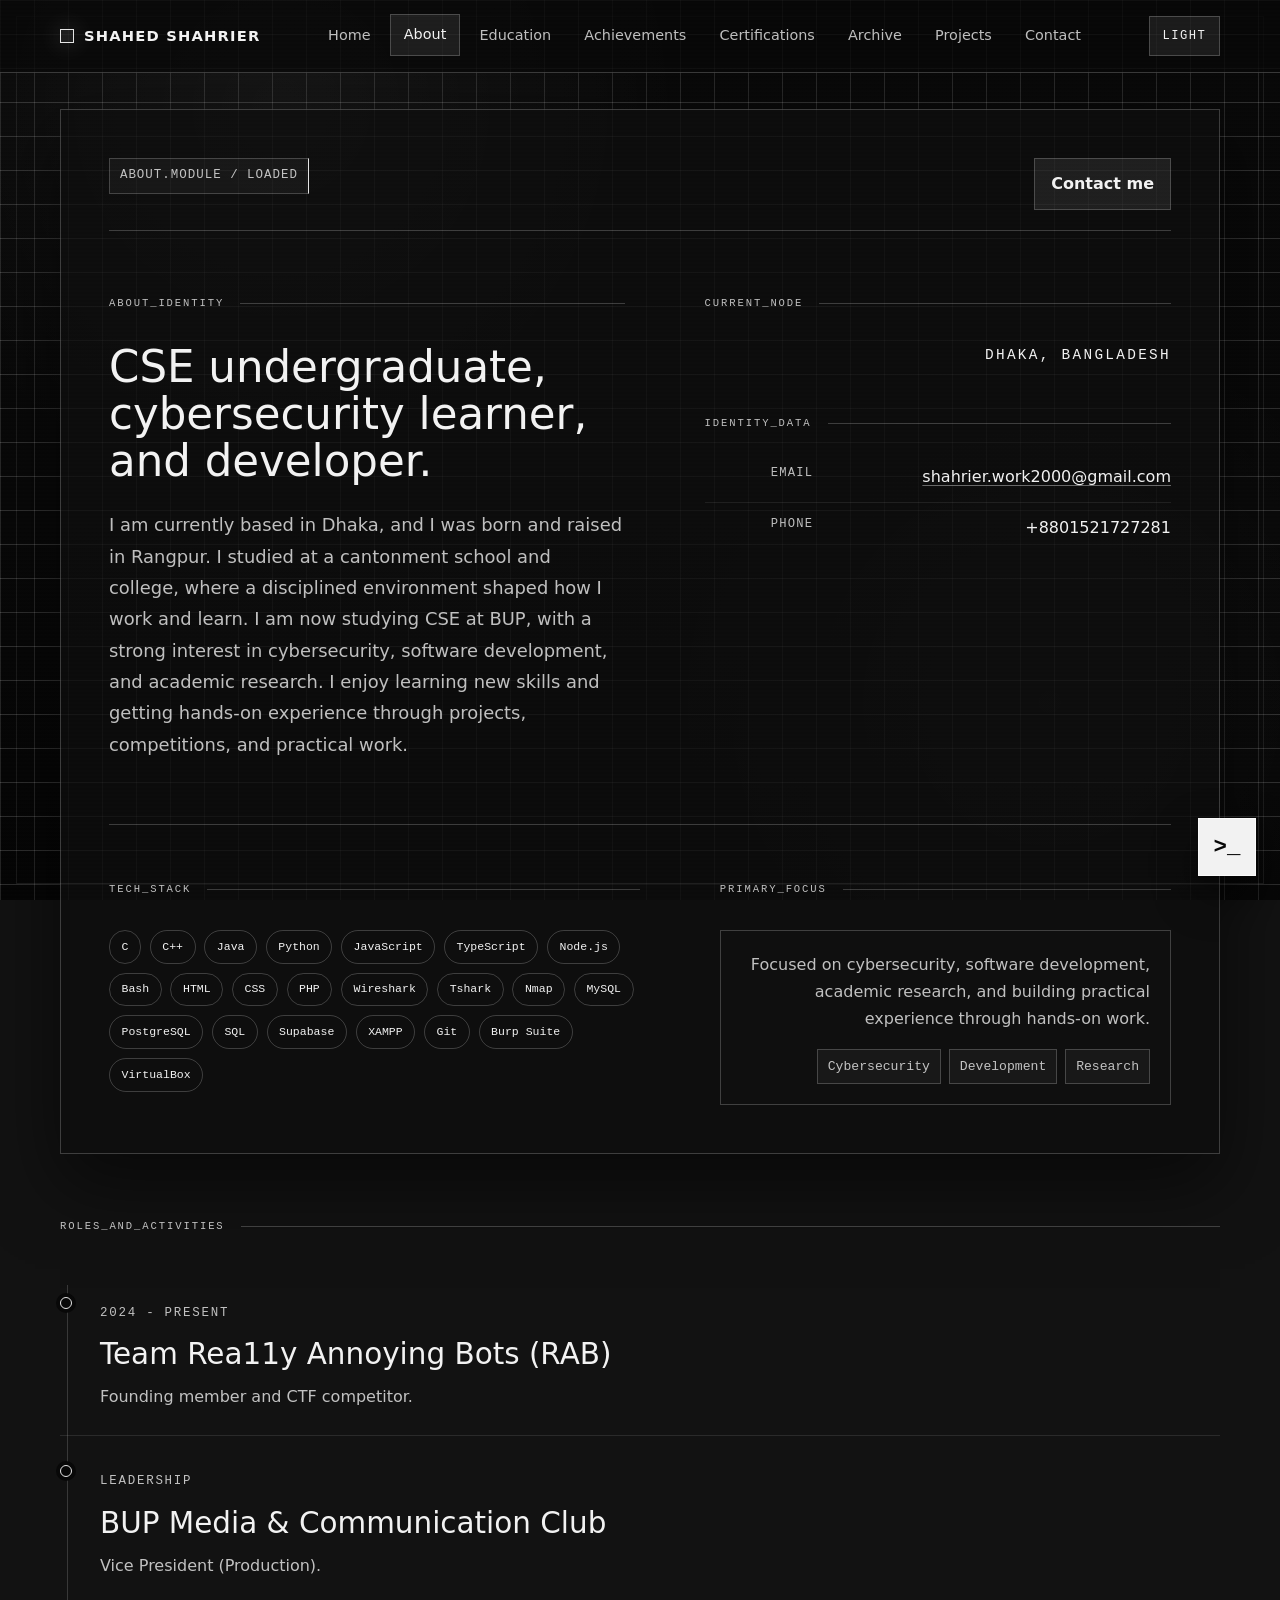
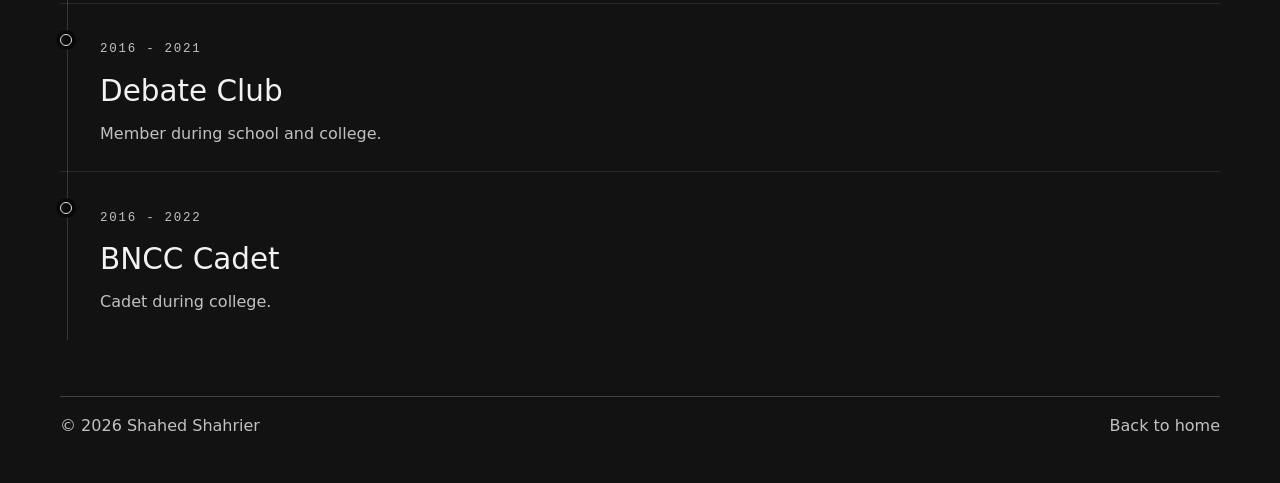
<file: about.html>
<!doctype html>
<html lang="en">
<head>
  <meta charset="utf-8" />
  <meta name="viewport" content="width=device-width,initial-scale=1" />
  <meta name="description" content="About Shahed Shahrier: BUP CSE undergraduate from Bangladesh focused on cybersecurity, software development, CTF competitions, and research." />
  <meta name="author" content="Shahed Shahrier" />
  <meta name="robots" content="index,follow,max-image-preview:large" />
  <meta name="theme-color" content="#080808" />
  <script>document.documentElement.dataset.theme=localStorage.getItem("shahed-theme")||"dark";document.documentElement.style.colorScheme=document.documentElement.dataset.theme==="light"?"light":"dark";</script>
  <link rel="manifest" href="manifest.webmanifest" />
  <link rel="canonical" href="https://shahrier.tech/about.html" />
  <link rel="icon" href="assets/profile-icon.png?v=icon-1" type="image/png" />
  <link rel="stylesheet" href="styles.css?v=terminal-22" />
  <meta property="og:type" content="profile" />
  <meta property="og:site_name" content="Shahed Shahrier Portfolio" />
  <meta property="og:title" content="About Shahed Shahrier | BUP CSE and Cybersecurity" />
  <meta property="og:description" content="Profile of Shahed Shahrier, a BUP CSE undergraduate focused on cybersecurity, software development, CTF competitions, and research." />
  <meta property="og:url" content="https://shahrier.tech/about.html" />
  <meta property="og:image" content="https://shahrier.tech/assets/image1.png" />
  <meta name="twitter:card" content="summary_large_image" />
  <meta name="twitter:title" content="About Shahed Shahrier | BUP CSE and Cybersecurity" />
  <meta name="twitter:description" content="Profile of Shahed Shahrier, a BUP CSE undergraduate focused on cybersecurity, software development, CTF competitions, and research." />
  <meta name="twitter:image" content="https://shahrier.tech/assets/image1.png" />
  <title>About Shahed Shahrier | BUP CSE and Cybersecurity</title>
</head>
<body data-page="about">
  <header class="site-header">
    <div class="container header-inner">
      <a class="brand" href="index.html">Shahed Shahrier</a>
      <nav class="nav" aria-label="Primary">
        <a href="index.html" data-text="Home">Home</a>
        <a href="about.html" data-text="About" aria-current="page">About</a>
        <a href="education.html" data-text="Education">Education</a>
        <a href="achievements.html" data-text="Achievements">Achievements</a>
        <a href="certifications.html" data-text="Certifications">Certifications</a>
        <a href="archive.html" data-text="Archive">Archive</a>
        <a href="projects.html" data-text="Projects">Projects</a>
        <a href="contact.html" data-text="Contact">Contact</a>
      </nav>
        <button class="theme-toggle" type="button" aria-label="Switch to light mode" aria-pressed="false" data-theme-toggle>Light</button>
    </div>
  </header>

  <main>
    <section class="about-shell">
      <div class="container about-frame">
        <div class="about-topline">
          <p class="system-line">about.module / loaded</p>
          <a class="btn-outline" href="contact.html">Contact me</a>
        </div>

        <section class="about-profile-grid">
          <div class="about-statement reveal">
            <div class="column-title">About_Identity</div>
            <h1>CSE undergraduate, cybersecurity learner, and developer.</h1>
            <div class="about-copy">
              <p>I am currently based in Dhaka, and I was born and raised in Rangpur. I studied at a cantonment school and college, where a disciplined environment shaped how I work and learn. I am now studying CSE at BUP, with a strong interest in cybersecurity, software development, and academic research. I enjoy learning new skills and getting hands-on experience through projects, competitions, and practical work.</p>
            </div>
          </div>

          <aside class="about-meta reveal" aria-label="Quick facts">
            <div>
              <div class="column-title align-end">Current_Node</div>
              <p class="about-location">Dhaka, Bangladesh</p>
            </div>
            <div>
              <div class="column-title align-end">Identity_Data</div>
              <dl class="status-grid">
                <div class="status-row">
                  <dt>Email</dt>
                  <dd><a class="inline-link" href="mailto:shahrier.work2000@gmail.com">shahrier.work2000@gmail.com</a></dd>
                </div>
                <div class="status-row">
                  <dt>Phone</dt>
                  <dd>+8801521727281</dd>
                </div>
              </dl>
            </div>
          </aside>
        </section>

        <section class="about-split">
          <div class="reveal">
            <div class="column-title">Tech_Stack</div>
            <div class="about-skill-cloud" aria-label="Technical skills">
              <span>C</span>
              <span>C++</span>
              <span>Java</span>
              <span>Python</span>
              <span>JavaScript</span>
              <span>TypeScript</span>
              <span>Node.js</span>
              <span>Bash</span>
              <span>HTML</span>
              <span>CSS</span>
              <span>PHP</span>
              <span>Wireshark</span>
              <span>Tshark</span>
              <span>Nmap</span>
              <span>MySQL</span>
              <span>PostgreSQL</span>
              <span>SQL</span>
              <span>Supabase</span>
              <span>XAMPP</span>
              <span>Git</span>
              <span>Burp Suite</span>
              <span>VirtualBox</span>
            </div>
          </div>

          <div class="reveal">
            <div class="column-title align-end">Primary_Focus</div>
            <div class="about-focus-card">
              <p>Focused on cybersecurity, software development, academic research, and building practical experience through hands-on work.</p>
              <div class="tags">
                <span>Cybersecurity</span>
                <span>Development</span>
                <span>Research</span>
              </div>
            </div>
          </div>
        </section>
      </div>
    </section>

    <section class="section alt-section">
      <div class="container about-editorial-list">
        <div class="column-title">Roles_And_Activities</div>
        <article class="about-row reveal">
          <span class="about-row-marker" aria-hidden="true"></span>
          <div>
            <p class="card-kicker">2024 - Present</p>
            <h3>Team Rea11y Annoying Bots (RAB)</h3>
            <p>Founding member and CTF competitor.</p>
          </div>
        </article>
        <article class="about-row reveal">
          <span class="about-row-marker" aria-hidden="true"></span>
          <div>
            <p class="card-kicker">Leadership</p>
            <h3>BUP Media & Communication Club</h3>
            <p>Vice President (Production).</p>
          </div>
        </article>
        <article class="about-row reveal">
          <span class="about-row-marker" aria-hidden="true"></span>
          <div>
            <p class="card-kicker">2016 - 2021</p>
            <h3>Debate Club</h3>
            <p>Member during school and college.</p>
          </div>
        </article>
        <article class="about-row reveal">
          <span class="about-row-marker" aria-hidden="true"></span>
          <div>
            <p class="card-kicker">2016 - 2022</p>
            <h3>BNCC Cadet</h3>
            <p>Cadet during college.</p>
          </div>
        </article>
      </div>
    </section>

  </main>


  <button class="terminal-toggle" type="button" aria-label="Toggle portfolio terminal" aria-expanded="false" data-terminal-toggle>
    <span>&gt;_</span>
  </button>

  <aside class="portfolio-terminal" data-terminal hidden aria-label="Interactive portfolio terminal">
    <div class="terminal-window-bar">
      <div class="terminal-title">
        <div class="terminal-lights" aria-hidden="true">
          <span></span>
          <span></span>
          <span></span>
        </div>
        <p>GHOSTTY - SHAHED@BUP</p>
      </div>
      <button class="terminal-close" type="button" aria-label="Close terminal">x</button>
    </div>
    <div class="terminal-screen" role="application" aria-label="Interactive portfolio terminal">
      <div class="terminal-output" data-terminal-output aria-live="polite"></div>
      <form class="terminal-form" data-terminal-form>
        <label class="terminal-prompt" for="terminal-command">shahed@bup ~/portfolio &gt;</label>
        <input id="terminal-command" name="command" type="text" autocomplete="off" autocorrect="off" spellcheck="false" data-terminal-input aria-label="Terminal command" />
      </form>
    </div>
  </aside>

  <footer class="site-footer">
    <div class="container footer-inner">
      <p>© <span data-year></span> Shahed Shahrier</p>
      <p><a href="index.html">Back to home</a></p>
    </div>
  </footer>

  <script src="site.js?v=terminal-22" defer></script>
</body>
</html>
</file>
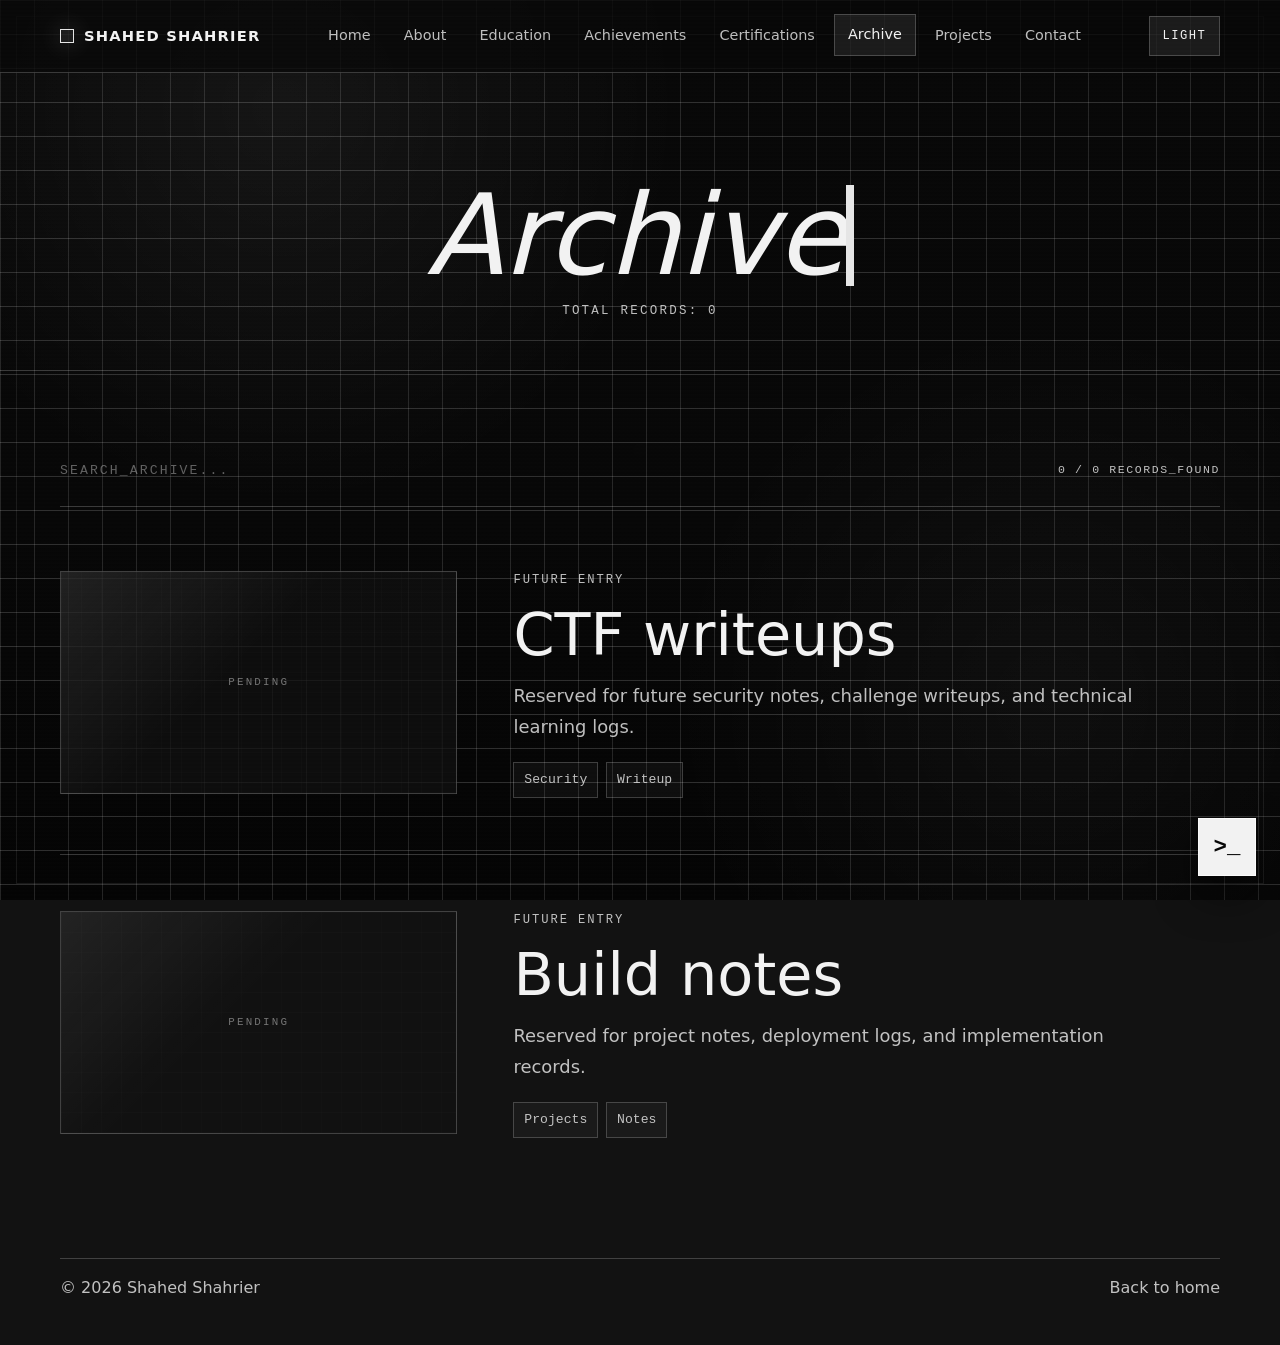
<file: archive.html>
<!doctype html>
<html lang="en">
<head>
  <meta charset="utf-8" />
  <meta name="viewport" content="width=device-width,initial-scale=1" />
  <meta name="description" content="Archive of notes, records, and future writeups by Shahed Shahrier on cybersecurity, CTF practice, research, and software development." />
  <meta name="author" content="Shahed Shahrier" />
  <meta name="robots" content="index,follow,max-image-preview:large" />
  <meta name="theme-color" content="#080808" />
  <script>document.documentElement.dataset.theme=localStorage.getItem("shahed-theme")||"dark";document.documentElement.style.colorScheme=document.documentElement.dataset.theme==="light"?"light":"dark";</script>
  <link rel="manifest" href="manifest.webmanifest" />
  <link rel="canonical" href="https://shahrier.tech/archive.html" />
  <link rel="icon" href="assets/profile-icon.png?v=icon-1" type="image/png" />
  <link rel="stylesheet" href="styles.css?v=terminal-22" />
  <meta property="og:type" content="website" />
  <meta property="og:site_name" content="Shahed Shahrier Portfolio" />
  <meta property="og:title" content="Shahed Shahrier Archive | Notes and Records" />
  <meta property="og:description" content="Archive page for Shahed Shahrier covering cybersecurity notes, CTF practice, research records, and software development work." />
  <meta property="og:url" content="https://shahrier.tech/archive.html" />
  <meta property="og:image" content="https://shahrier.tech/assets/image1.png" />
  <meta name="twitter:card" content="summary_large_image" />
  <meta name="twitter:title" content="Shahed Shahrier Archive | Notes and Records" />
  <meta name="twitter:description" content="Archive page for Shahed Shahrier covering cybersecurity notes, CTF practice, research records, and software development work." />
  <meta name="twitter:image" content="https://shahrier.tech/assets/image1.png" />
  <title>Shahed Shahrier Archive | Notes and Records</title>
</head>
<body data-page="archive">
  <header class="site-header">
    <div class="container header-inner">
      <a class="brand" href="index.html">Shahed Shahrier</a>
      <nav class="nav" aria-label="Primary">
        <a href="index.html" data-text="Home">Home</a>
        <a href="about.html" data-text="About">About</a>
        <a href="education.html" data-text="Education">Education</a>
        <a href="achievements.html" data-text="Achievements">Achievements</a>
        <a href="certifications.html" data-text="Certifications">Certifications</a>
        <a href="archive.html" data-text="Archive" aria-current="page">Archive</a>
        <a href="projects.html" data-text="Projects">Projects</a>
        <a href="contact.html" data-text="Contact">Contact</a>
      </nav>
        <button class="theme-toggle" type="button" aria-label="Switch to light mode" aria-pressed="false" data-theme-toggle>Light</button>
    </div>
  </header>

  <main>
    <section class="archive-hero">
      <div class="container">
        <h1 class="typing-heading">Archive</h1>
        <p>Total Records: 0</p>
      </div>
    </section>

    <section class="archive-section">
      <div class="container archive-shell">
        <div class="archive-search" role="search">
          <label class="sr-only" for="archive-search">Search archive</label>
          <input id="archive-search" type="search" placeholder="SEARCH_ARCHIVE..." disabled />
          <span>0 / 0 RECORDS_FOUND</span>
        </div>

        <div class="archive-list" aria-label="Archive placeholders">
          <article class="archive-record reveal">
            <div class="archive-media" aria-hidden="true">
              <span>Pending</span>
            </div>
            <div class="archive-copy">
              <p class="archive-date">Future Entry</p>
              <h2>CTF writeups</h2>
              <p>Reserved for future security notes, challenge writeups, and technical learning logs.</p>
              <div class="tags">
                <span>Security</span>
                <span>Writeup</span>
              </div>
            </div>
          </article>

          <article class="archive-record reveal">
            <div class="archive-media" aria-hidden="true">
              <span>Pending</span>
            </div>
            <div class="archive-copy">
              <p class="archive-date">Future Entry</p>
              <h2>Build notes</h2>
              <p>Reserved for project notes, deployment logs, and implementation records.</p>
              <div class="tags">
                <span>Projects</span>
                <span>Notes</span>
              </div>
            </div>
          </article>
        </div>
      </div>
    </section>
  </main>


  <button class="terminal-toggle" type="button" aria-label="Toggle portfolio terminal" aria-expanded="false" data-terminal-toggle>
    <span>&gt;_</span>
  </button>

  <aside class="portfolio-terminal" data-terminal hidden aria-label="Interactive portfolio terminal">
    <div class="terminal-window-bar">
      <div class="terminal-title">
        <div class="terminal-lights" aria-hidden="true">
          <span></span>
          <span></span>
          <span></span>
        </div>
        <p>GHOSTTY - SHAHED@BUP</p>
      </div>
      <button class="terminal-close" type="button" aria-label="Close terminal">x</button>
    </div>
    <div class="terminal-screen" role="application" aria-label="Interactive portfolio terminal">
      <div class="terminal-output" data-terminal-output aria-live="polite"></div>
      <form class="terminal-form" data-terminal-form>
        <label class="terminal-prompt" for="terminal-command">shahed@bup ~/portfolio &gt;</label>
        <input id="terminal-command" name="command" type="text" autocomplete="off" autocorrect="off" spellcheck="false" data-terminal-input aria-label="Terminal command" />
      </form>
    </div>
  </aside>

  <footer class="site-footer">
    <div class="container footer-inner">
      <p>© <span data-year></span> Shahed Shahrier</p>
      <p><a href="index.html">Back to home</a></p>
    </div>
  </footer>

  <script src="site.js?v=terminal-22" defer></script>
</body>
</html>
</file>
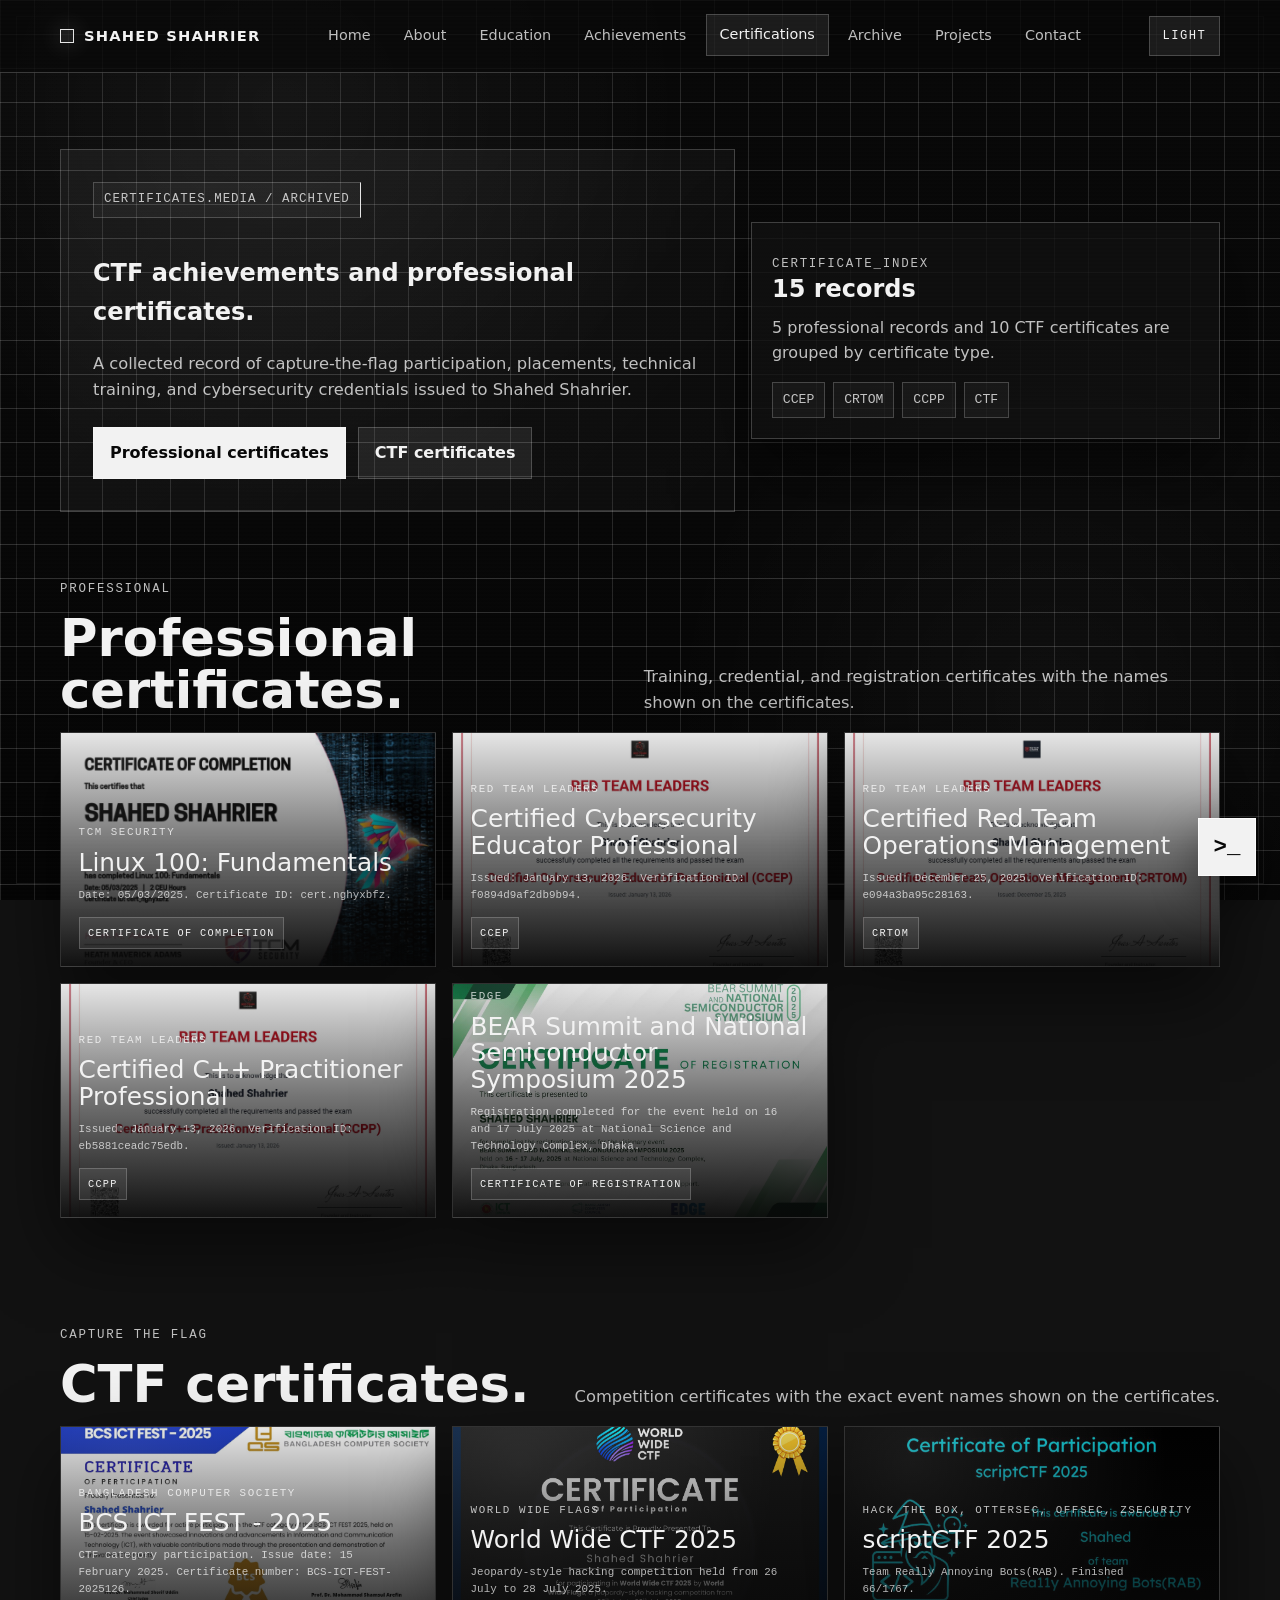
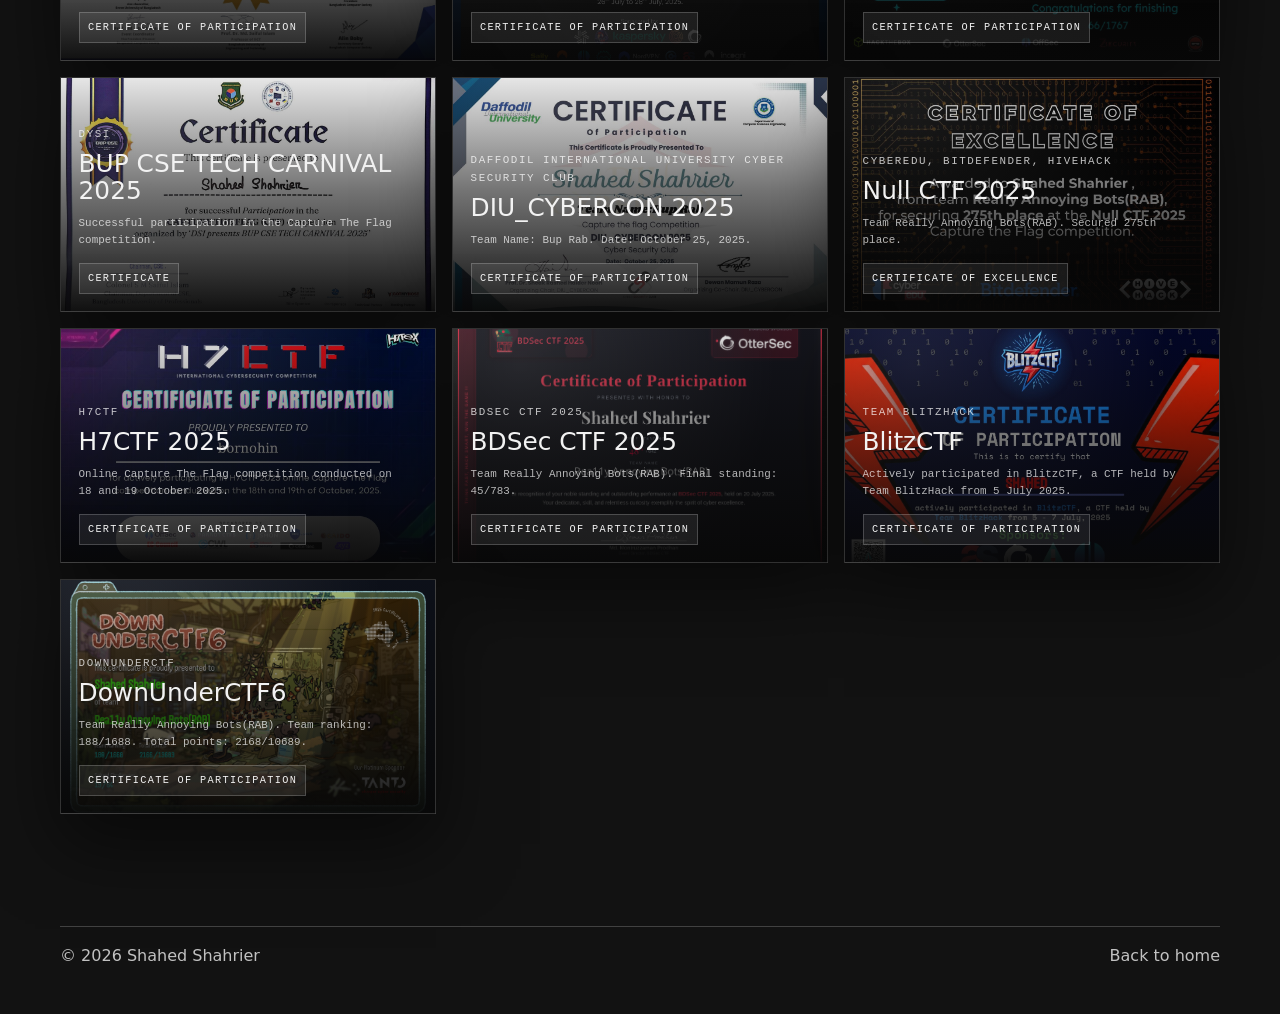
<file: certifications.html>
<!doctype html>
<html lang="en">
<head>
  <meta charset="utf-8" />
  <meta name="viewport" content="width=device-width,initial-scale=1" />
  <meta name="description" content="Professional certificates and CTF participation certificates for Shahed Shahrier, including Red Team Leaders credentials and BUP-related CTF records." />
  <meta name="author" content="Shahed Shahrier" />
  <meta name="robots" content="index,follow,max-image-preview:large" />
  <meta name="theme-color" content="#080808" />
  <script>document.documentElement.dataset.theme=localStorage.getItem("shahed-theme")||"dark";document.documentElement.style.colorScheme=document.documentElement.dataset.theme==="light"?"light":"dark";</script>
  <link rel="manifest" href="manifest.webmanifest" />
  <link rel="canonical" href="https://shahrier.tech/certifications.html" />
  <link rel="icon" href="assets/profile-icon.png?v=icon-1" type="image/png" />
  <link rel="stylesheet" href="styles.css?v=terminal-22" />
  <meta property="og:type" content="profile" />
  <meta property="og:site_name" content="Shahed Shahrier Portfolio" />
  <meta property="og:title" content="Shahed Shahrier Certifications | Cybersecurity and CTF Certificates" />
  <meta property="og:description" content="Professional cybersecurity certificates and CTF participation records for Shahed Shahrier, BUP CSE student and CTF competitor." />
  <meta property="og:url" content="https://shahrier.tech/certifications.html" />
  <meta property="og:image" content="https://shahrier.tech/assets/certificates/ctf/bup-cse-tech-carnival-2025.jpeg" />
  <meta name="twitter:card" content="summary_large_image" />
  <meta name="twitter:title" content="Shahed Shahrier Certifications | Cybersecurity and CTF Certificates" />
  <meta name="twitter:description" content="Professional cybersecurity certificates and CTF participation records for Shahed Shahrier, BUP CSE student and CTF competitor." />
  <meta name="twitter:image" content="https://shahrier.tech/assets/certificates/ctf/bup-cse-tech-carnival-2025.jpeg" />
  <title>Shahed Shahrier Certifications | Cybersecurity and CTF Certificates</title>
</head>
<body data-page="certifications">
  <header class="site-header">
    <div class="container header-inner">
      <a class="brand" href="index.html">Shahed Shahrier</a>
      <nav class="nav" aria-label="Primary">
        <a href="index.html" data-text="Home">Home</a>
        <a href="about.html" data-text="About">About</a>
        <a href="education.html" data-text="Education">Education</a>
        <a href="achievements.html" data-text="Achievements">Achievements</a>
        <a href="certifications.html" data-text="Certifications" aria-current="page">Certifications</a>
        <a href="archive.html" data-text="Archive">Archive</a>
        <a href="projects.html" data-text="Projects">Projects</a>
        <a href="contact.html" data-text="Contact">Contact</a>
      </nav>
        <button class="theme-toggle" type="button" aria-label="Switch to light mode" aria-pressed="false" data-theme-toggle>Light</button>
    </div>
  </header>

  <main>
    <section class="certifications-hero">
      <div class="container page-hero-grid">
        <div class="page-panel reveal">
          <p class="system-line">certificates.media / archived</p>
          <h1>CTF achievements and professional certificates.</h1>
          <p class="page-lead">A collected record of capture-the-flag participation, placements, technical training, and cybersecurity credentials issued to Shahed Shahrier.</p>
          <div class="quick-links">
            <a class="btn-primary" href="#professional-certificates">Professional certificates</a>
            <a class="btn-outline" href="#ctf-certificates">CTF certificates</a>
          </div>
        </div>
        <aside class="terminal-card reveal">
          <p class="section-kicker">Certificate_Index</p>
          <h2>15 records</h2>
          <p>5 professional records and 10 CTF certificates are grouped by certificate type.</p>
          <div class="tags">
            <span>CCEP</span>
            <span>CRTOM</span>
            <span>CCPP</span>
            <span>CTF</span>
          </div>
        </aside>
      </div>
    </section>

    <section class="section certifications-section" id="professional-certificates">
      <div class="container section-heading">
        <div>
          <p class="section-kicker">Professional</p>
          <h2>Professional certificates.</h2>
        </div>
        <p class="section-note">Training, credential, and registration certificates with the names shown on the certificates.</p>
      </div>

      <div class="container certification-grid">
        <a class="certificate-card has-media reveal" href="assets/certificates/pdf/linux-100-fundamentals.pdf" aria-label="Open Linux 100: Fundamentals certificate">
          <img src="assets/certificates/professional/linux-100-fundamentals.jpg" alt="Linux 100: Fundamentals certificate for Shahed Shahrier" loading="lazy" />
          <div class="certificate-content">
            <p class="certificate-issuer">TCM Security</p>
            <h3>Linux 100: Fundamentals</h3>
            <p>Date: 05/03/2025. Certificate ID: cert.nghyxbfz.</p>
            <span class="certificate-status">Certificate of Completion</span>
          </div>
        </a>

        <a class="certificate-card has-media reveal" href="assets/certificates/pdf/certified-cybersecurity-educator-professional.pdf" aria-label="Open Certified Cybersecurity Educator Professional certificate">
          <img src="assets/certificates/professional/certified-cybersecurity-educator-professional.jpg" alt="Certified Cybersecurity Educator Professional certificate for Shahed Shahrier" loading="lazy" />
          <div class="certificate-content">
            <p class="certificate-issuer">Red Team Leaders</p>
            <h3>Certified Cybersecurity Educator Professional</h3>
            <p>Issued: January 13, 2026. Verification ID: f0894d9af2db9b94.</p>
            <span class="certificate-status">CCEP</span>
          </div>
        </a>

        <a class="certificate-card has-media reveal" href="assets/certificates/pdf/certified-red-team-operations-management.pdf" aria-label="Open Certified Red Team Operations Management certificate">
          <img src="assets/certificates/professional/certified-red-team-operations-management.jpg" alt="Certified Red Team Operations Management certificate for Shahed Shahrier" loading="lazy" />
          <div class="certificate-content">
            <p class="certificate-issuer">Red Team Leaders</p>
            <h3>Certified Red Team Operations Management</h3>
            <p>Issued: December 25, 2025. Verification ID: e094a3ba95c28163.</p>
            <span class="certificate-status">CRTOM</span>
          </div>
        </a>

        <a class="certificate-card has-media reveal" href="assets/certificates/pdf/certified-cpp-practitioner-professional.pdf" aria-label="Open Certified C++ Practitioner Professional certificate">
          <img src="assets/certificates/professional/certified-cpp-practitioner-professional.jpg" alt="Certified C++ Practitioner Professional certificate for Shahed Shahrier" loading="lazy" />
          <div class="certificate-content">
            <p class="certificate-issuer">Red Team Leaders</p>
            <h3>Certified C++ Practitioner Professional</h3>
            <p>Issued: January 13, 2026. Verification ID: eb5881ceadc75edb.</p>
            <span class="certificate-status">CCPP</span>
          </div>
        </a>

        <a class="certificate-card has-media reveal" href="assets/certificates/professional/bear-summit-national-semiconductor-symposium-2025.jpeg" aria-label="Open BEAR Summit and National Semiconductor Symposium 2025 registration certificate">
          <img src="assets/certificates/professional/bear-summit-national-semiconductor-symposium-2025.jpeg" alt="BEAR Summit and National Semiconductor Symposium 2025 registration certificate for Shahed Shahrier" loading="lazy" />
          <div class="certificate-content">
            <p class="certificate-issuer">ICT Division, Bangladesh Computer Council, EDGE</p>
            <h3>BEAR Summit and National Semiconductor Symposium 2025</h3>
            <p>Registration completed for the event held on 16 and 17 July 2025 at National Science and Technology Complex, Dhaka.</p>
            <span class="certificate-status">Certificate of Registration</span>
          </div>
        </a>
      </div>
    </section>

    <section class="section certifications-section" id="ctf-certificates">
      <div class="container section-heading">
        <div>
          <p class="section-kicker">Capture The Flag</p>
          <h2>CTF certificates.</h2>
        </div>
        <p class="section-note">Competition certificates with the exact event names shown on the certificates.</p>
      </div>

      <div class="container certification-grid">
        <a class="certificate-card has-media reveal" href="assets/certificates/ctf/bcs-ict-fest-2025.jpg" aria-label="Open BCS ICT FEST - 2025 certificate">
          <img src="assets/certificates/ctf/bcs-ict-fest-2025.jpg" alt="BCS ICT FEST - 2025 certificate for Shahed Shahrier" loading="lazy" />
          <div class="certificate-content">
            <p class="certificate-issuer">Bangladesh Computer Society</p>
            <h3>BCS ICT FEST - 2025</h3>
            <p>CTF category participation. Issue date: 15 February 2025. Certificate number: BCS-ICT-FEST-2025126.</p>
            <span class="certificate-status">Certificate of Participation</span>
          </div>
        </a>

        <a class="certificate-card has-media reveal" href="assets/certificates/ctf/world-wide-ctf-2025.jpg" aria-label="Open World Wide CTF 2025 certificate">
          <img src="assets/certificates/ctf/world-wide-ctf-2025.jpg" alt="World Wide CTF 2025 certificate for Shahed Shahrier" loading="lazy" />
          <div class="certificate-content">
            <p class="certificate-issuer">World Wide Flags</p>
            <h3>World Wide CTF 2025</h3>
            <p>Jeopardy-style hacking competition held from 26 July to 28 July 2025.</p>
            <span class="certificate-status">Certificate of Participation</span>
          </div>
        </a>

        <a class="certificate-card has-media reveal" href="assets/certificates/ctf/scriptctf-2025.jpeg" aria-label="Open scriptCTF 2025 certificate">
          <img src="assets/certificates/ctf/scriptctf-2025.jpeg" alt="scriptCTF 2025 certificate for Shahed and Really Annoying Bots team" loading="lazy" />
          <div class="certificate-content">
            <p class="certificate-issuer">Hack The Box, OtterSec, OffSec, ZSecurity</p>
            <h3>scriptCTF 2025</h3>
            <p>Team Really Annoying Bots(RAB). Finished 66/1767.</p>
            <span class="certificate-status">Certificate of Participation</span>
          </div>
        </a>

        <a class="certificate-card has-media reveal" href="assets/certificates/ctf/bup-cse-tech-carnival-2025.jpeg" aria-label="Open BUP CSE TECH CARNIVAL 2025 certificate">
          <img src="assets/certificates/ctf/bup-cse-tech-carnival-2025.jpeg" alt="BUP CSE TECH CARNIVAL 2025 CTF certificate for Shahed Shahrier" loading="lazy" />
          <div class="certificate-content">
            <p class="certificate-issuer">dYSI</p>
            <h3>BUP CSE TECH CARNIVAL 2025</h3>
            <p>Successful participation in the Capture The Flag competition.</p>
            <span class="certificate-status">Certificate</span>
          </div>
        </a>

        <a class="certificate-card has-media reveal" href="assets/certificates/ctf/diu-cybercon-2025.jpeg?v=ctf-fix-1" aria-label="Open DIU_CYBERCON 2025 certificate">
          <img src="assets/certificates/ctf/diu-cybercon-2025.jpeg?v=ctf-fix-1" alt="DIU_CYBERCON 2025 CTF certificate for Shahed Shahrier" loading="lazy" />
          <div class="certificate-content">
            <p class="certificate-issuer">Daffodil International University Cyber Security Club</p>
            <h3>DIU_CYBERCON 2025</h3>
            <p>Team Name: Bup Rab. Date: October 25, 2025.</p>
            <span class="certificate-status">Certificate of Participation</span>
          </div>
        </a>

        <a class="certificate-card has-media reveal" href="assets/certificates/ctf/null-ctf-2025.jpeg?v=ctf-fix-1" aria-label="Open Null CTF 2025 certificate">
          <img src="assets/certificates/ctf/null-ctf-2025.jpeg?v=ctf-fix-1" alt="Null CTF 2025 certificate for Shahed Shahrier and Really Annoying Bots team" loading="lazy" />
          <div class="certificate-content">
            <p class="certificate-issuer">CyberEDU, Bitdefender, HiveHack</p>
            <h3>Null CTF 2025</h3>
            <p>Team Really Annoying Bots(RAB). Secured 275th place.</p>
            <span class="certificate-status">Certificate of Excellence</span>
          </div>
        </a>

        <a class="certificate-card has-media reveal" href="assets/certificates/ctf/h7ctf-2025.jpeg?v=ctf-fix-1" aria-label="Open H7CTF 2025 certificate">
          <img src="assets/certificates/ctf/h7ctf-2025.jpeg?v=ctf-fix-1" alt="H7CTF 2025 certificate for bornohin" loading="lazy" />
          <div class="certificate-content">
            <p class="certificate-issuer">H7CTF</p>
            <h3>H7CTF 2025</h3>
            <p>Online Capture The Flag competition conducted on 18 and 19 October 2025.</p>
            <span class="certificate-status">Certificate of Participation</span>
          </div>
        </a>

        <a class="certificate-card has-media reveal" href="assets/certificates/ctf/bdsec-ctf-2025.png" aria-label="Open BDSec CTF 2025 certificate">
          <img src="assets/certificates/ctf/bdsec-ctf-2025.png" alt="BDSec CTF 2025 certificate for Shahed Shahrier and Really Annoying Bots team" loading="lazy" />
          <div class="certificate-content">
            <p class="certificate-issuer">BDSec CTF 2025</p>
            <h3>BDSec CTF 2025</h3>
            <p>Team Really Annoying Bots(RAB). Final standing: 45/783.</p>
            <span class="certificate-status">Certificate of Participation</span>
          </div>
        </a>

        <a class="certificate-card has-media reveal" href="assets/certificates/ctf/blitzctf-2025.png" aria-label="Open BlitzCTF certificate">
          <img src="assets/certificates/ctf/blitzctf-2025.png" alt="BlitzCTF certificate for Shahed" loading="lazy" />
          <div class="certificate-content">
            <p class="certificate-issuer">Team BlitzHack</p>
            <h3>BlitzCTF</h3>
            <p>Actively participated in BlitzCTF, a CTF held by Team BlitzHack from 5 July 2025.</p>
            <span class="certificate-status">Certificate of Participation</span>
          </div>
        </a>

        <a class="certificate-card has-media reveal" href="assets/certificates/ctf/downunderctf6-2025.png" aria-label="Open DownUnderCTF6 certificate">
          <img src="assets/certificates/ctf/downunderctf6-2025.png" alt="DownUnderCTF6 certificate for Shahed Shahrier and Really Annoying Bots team" loading="lazy" />
          <div class="certificate-content">
            <p class="certificate-issuer">DownUnderCTF</p>
            <h3>DownUnderCTF6</h3>
            <p>Team Really Annoying Bots(RAB). Team ranking: 188/1688. Total points: 2168/10689.</p>
            <span class="certificate-status">Certificate of Participation</span>
          </div>
        </a>
      </div>
    </section>

  </main>


  <button class="terminal-toggle" type="button" aria-label="Toggle portfolio terminal" aria-expanded="false" data-terminal-toggle>
    <span>&gt;_</span>
  </button>

  <aside class="portfolio-terminal" data-terminal hidden aria-label="Interactive portfolio terminal">
    <div class="terminal-window-bar">
      <div class="terminal-title">
        <div class="terminal-lights" aria-hidden="true">
          <span></span>
          <span></span>
          <span></span>
        </div>
        <p>GHOSTTY - SHAHED@BUP</p>
      </div>
      <button class="terminal-close" type="button" aria-label="Close terminal">x</button>
    </div>
    <div class="terminal-screen" role="application" aria-label="Interactive portfolio terminal">
      <div class="terminal-output" data-terminal-output aria-live="polite"></div>
      <form class="terminal-form" data-terminal-form>
        <label class="terminal-prompt" for="terminal-command">shahed@bup ~/portfolio &gt;</label>
        <input id="terminal-command" name="command" type="text" autocomplete="off" autocorrect="off" spellcheck="false" data-terminal-input aria-label="Terminal command" />
      </form>
    </div>
  </aside>

  <footer class="site-footer">
    <div class="container footer-inner">
      <p>© <span data-year></span> Shahed Shahrier</p>
      <p><a href="index.html">Back to home</a></p>
    </div>
  </footer>

  <script src="site.js?v=terminal-22" defer></script>
</body>
</html>
</file>
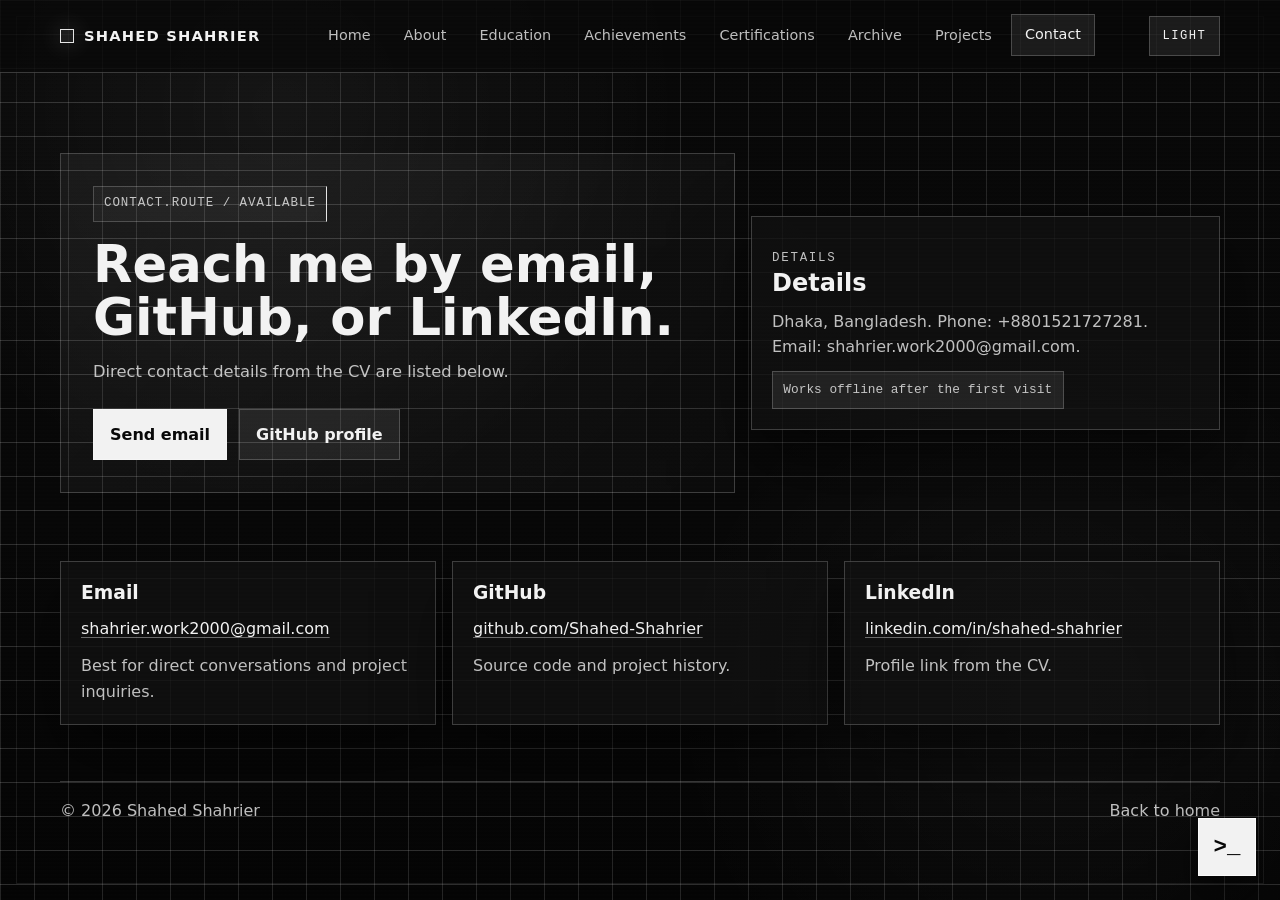
<file: contact.html>
<!doctype html>
<html lang="en">
<head>
  <meta charset="utf-8" />
  <meta name="viewport" content="width=device-width,initial-scale=1" />
  <meta name="description" content="Contact Shahed Shahrier through GitHub, LinkedIn, and portfolio links for cybersecurity, CTF, software development, and BUP-related work." />
  <meta name="author" content="Shahed Shahrier" />
  <meta name="robots" content="index,follow,max-image-preview:large" />
  <meta name="theme-color" content="#080808" />
  <script>document.documentElement.dataset.theme=localStorage.getItem("shahed-theme")||"dark";document.documentElement.style.colorScheme=document.documentElement.dataset.theme==="light"?"light":"dark";</script>
  <link rel="manifest" href="manifest.webmanifest" />
  <link rel="canonical" href="https://shahrier.tech/contact.html" />
  <link rel="icon" href="assets/profile-icon.png?v=icon-1" type="image/png" />
  <link rel="stylesheet" href="styles.css?v=terminal-22" />
  <meta property="og:type" content="profile" />
  <meta property="og:site_name" content="Shahed Shahrier Portfolio" />
  <meta property="og:title" content="Contact Shahed Shahrier | GitHub and LinkedIn" />
  <meta property="og:description" content="Official contact page for Shahed Shahrier, BUP CSE undergraduate, developer, cybersecurity learner, and CTF competitor." />
  <meta property="og:url" content="https://shahrier.tech/contact.html" />
  <meta property="og:image" content="https://shahrier.tech/assets/image1.png" />
  <meta name="twitter:card" content="summary_large_image" />
  <meta name="twitter:title" content="Contact Shahed Shahrier | GitHub and LinkedIn" />
  <meta name="twitter:description" content="Official contact page for Shahed Shahrier, BUP CSE undergraduate, developer, cybersecurity learner, and CTF competitor." />
  <meta name="twitter:image" content="https://shahrier.tech/assets/image1.png" />
  <title>Contact Shahed Shahrier | GitHub and LinkedIn</title>
</head>
<body data-page="contact">
  <header class="site-header">
    <div class="container header-inner">
      <a class="brand" href="index.html">Shahed Shahrier</a>
      <nav class="nav" aria-label="Primary">
        <a href="index.html" data-text="Home">Home</a>
        <a href="about.html" data-text="About">About</a>
        <a href="education.html" data-text="Education">Education</a>
        <a href="achievements.html" data-text="Achievements">Achievements</a>
        <a href="certifications.html" data-text="Certifications">Certifications</a>
        <a href="archive.html" data-text="Archive">Archive</a>
        <a href="projects.html" data-text="Projects">Projects</a>
        <a href="contact.html" data-text="Contact" aria-current="page">Contact</a>
      </nav>
        <button class="theme-toggle" type="button" aria-label="Switch to light mode" aria-pressed="false" data-theme-toggle>Light</button>
    </div>
  </header>

  <main>
    <section class="page-hero">
      <div class="container page-hero-grid">
        <div class="page-panel reveal">
          <p class="system-line">contact.route / available</p>
          <h1>Reach me by email, GitHub, or LinkedIn.</h1>
          <p class="page-lead">Direct contact details from the CV are listed below.</p>
          <div class="quick-links">
            <a class="btn-primary" href="mailto:shahrier.work2000@gmail.com">Send email</a>
            <a class="btn-outline" href="https://github.com/Shahed-Shahrier">GitHub profile</a>
          </div>
        </div>
        <aside class="terminal-card reveal">
          <p class="section-kicker">Details</p>
          <h2>Details</h2>
          <p>Dhaka, Bangladesh. Phone: +8801521727281. Email: shahrier.work2000@gmail.com.</p>
          <p class="offline-banner">Works offline after the first visit</p>
        </aside>
      </div>
    </section>

    <section class="section">
      <div class="container contact-grid">
        <article class="contact-card reveal">
          <h3>Email</h3>
          <p><a href="mailto:shahrier.work2000@gmail.com">shahrier.work2000@gmail.com</a></p>
          <p>Best for direct conversations and project inquiries.</p>
        </article>
        <article class="contact-card reveal">
          <h3>GitHub</h3>
          <p><a href="https://github.com/Shahed-Shahrier">github.com/Shahed-Shahrier</a></p>
          <p>Source code and project history.</p>
        </article>
        <article class="contact-card reveal">
          <h3>LinkedIn</h3>
          <p><a href="https://www.linkedin.com/in/shahed-shahrier/">linkedin.com/in/shahed-shahrier</a></p>
          <p>Profile link from the CV.</p>
        </article>
      </div>
    </section>

  </main>


  <button class="terminal-toggle" type="button" aria-label="Toggle portfolio terminal" aria-expanded="false" data-terminal-toggle>
    <span>&gt;_</span>
  </button>

  <aside class="portfolio-terminal" data-terminal hidden aria-label="Interactive portfolio terminal">
    <div class="terminal-window-bar">
      <div class="terminal-title">
        <div class="terminal-lights" aria-hidden="true">
          <span></span>
          <span></span>
          <span></span>
        </div>
        <p>GHOSTTY - SHAHED@BUP</p>
      </div>
      <button class="terminal-close" type="button" aria-label="Close terminal">x</button>
    </div>
    <div class="terminal-screen" role="application" aria-label="Interactive portfolio terminal">
      <div class="terminal-output" data-terminal-output aria-live="polite"></div>
      <form class="terminal-form" data-terminal-form>
        <label class="terminal-prompt" for="terminal-command">shahed@bup ~/portfolio &gt;</label>
        <input id="terminal-command" name="command" type="text" autocomplete="off" autocorrect="off" spellcheck="false" data-terminal-input aria-label="Terminal command" />
      </form>
    </div>
  </aside>

  <footer class="site-footer">
    <div class="container footer-inner">
      <p>© <span data-year></span> Shahed Shahrier</p>
      <p><a href="index.html">Back to home</a></p>
    </div>
  </footer>

  <script src="site.js?v=terminal-22" defer></script>
</body>
</html>
</file>
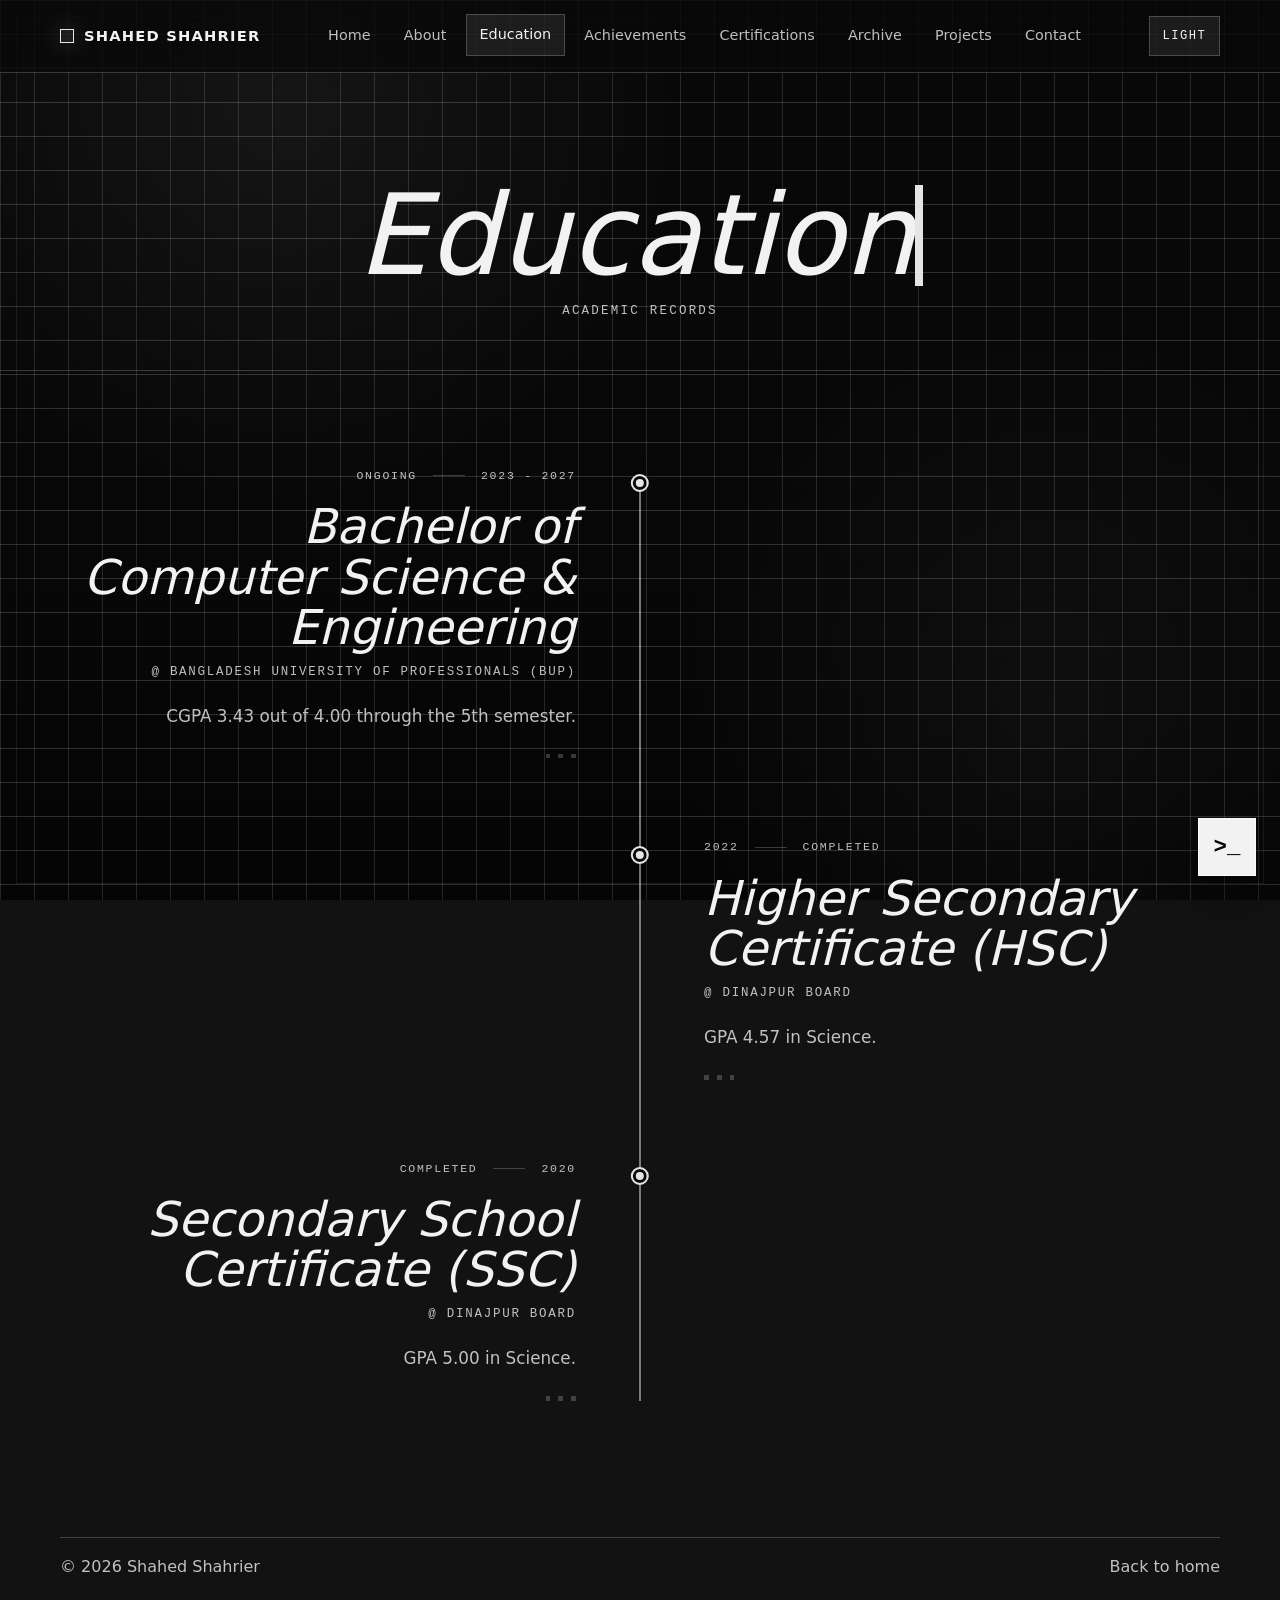
<file: education.html>
<!doctype html>
<html lang="en">
<head>
  <meta charset="utf-8" />
  <meta name="viewport" content="width=device-width,initial-scale=1" />
  <meta name="description" content="Education record for Shahed Shahrier, CSE undergraduate at Bangladesh University of Professionals (BUP)." />
  <meta name="author" content="Shahed Shahrier" />
  <meta name="robots" content="index,follow,max-image-preview:large" />
  <meta name="theme-color" content="#080808" />
  <script>document.documentElement.dataset.theme=localStorage.getItem("shahed-theme")||"dark";document.documentElement.style.colorScheme=document.documentElement.dataset.theme==="light"?"light":"dark";</script>
  <link rel="manifest" href="manifest.webmanifest" />
  <link rel="canonical" href="https://shahrier.tech/education.html" />
  <link rel="icon" href="assets/profile-icon.png?v=icon-1" type="image/png" />
  <link rel="stylesheet" href="styles.css?v=terminal-22" />
  <meta property="og:type" content="profile" />
  <meta property="og:site_name" content="Shahed Shahrier Portfolio" />
  <meta property="og:title" content="Shahed Shahrier Education | Bangladesh University of Professionals" />
  <meta property="og:description" content="Academic background of Shahed Shahrier, CSE undergraduate at Bangladesh University of Professionals (BUP)." />
  <meta property="og:url" content="https://shahrier.tech/education.html" />
  <meta property="og:image" content="https://shahrier.tech/assets/image1.png" />
  <meta name="twitter:card" content="summary_large_image" />
  <meta name="twitter:title" content="Shahed Shahrier Education | Bangladesh University of Professionals" />
  <meta name="twitter:description" content="Academic background of Shahed Shahrier, CSE undergraduate at Bangladesh University of Professionals (BUP)." />
  <meta name="twitter:image" content="https://shahrier.tech/assets/image1.png" />
  <title>Shahed Shahrier Education | BUP CSE</title>
</head>
<body data-page="education">
  <header class="site-header">
    <div class="container header-inner">
      <a class="brand" href="index.html">Shahed Shahrier</a>
      <nav class="nav" aria-label="Primary">
        <a href="index.html" data-text="Home">Home</a>
        <a href="about.html" data-text="About">About</a>
        <a href="education.html" data-text="Education" aria-current="page">Education</a>
        <a href="achievements.html" data-text="Achievements">Achievements</a>
        <a href="certifications.html" data-text="Certifications">Certifications</a>
        <a href="archive.html" data-text="Archive">Archive</a>
        <a href="projects.html" data-text="Projects">Projects</a>
        <a href="contact.html" data-text="Contact">Contact</a>
      </nav>
        <button class="theme-toggle" type="button" aria-label="Switch to light mode" aria-pressed="false" data-theme-toggle>Light</button>
    </div>
  </header>

  <main>
    <section class="education-hero">
      <div class="container">
        <h1 class="typing-heading">Education</h1>
        <p>Academic Records</p>
      </div>
    </section>

    <section class="education-timeline-section">
      <div class="container education-timeline">
        <article class="education-item reveal">
          <div class="education-content">
            <div class="education-meta">
              <span>2023 - 2027</span>
              <i aria-hidden="true"></i>
              <span>Ongoing</span>
            </div>
            <h2>Bachelor of Computer Science &amp; Engineering</h2>
            <p class="education-institution">@ Bangladesh University of Professionals (BUP)</p>
            <p>CGPA 3.43 out of 4.00 through the 5th semester.</p>
            <div class="education-dots" aria-hidden="true"><span></span><span></span><span></span></div>
          </div>
        </article>

        <article class="education-item reveal">
          <div class="education-content">
            <div class="education-meta">
              <span>2022</span>
              <i aria-hidden="true"></i>
              <span>Completed</span>
            </div>
            <h2>Higher Secondary Certificate (HSC)</h2>
            <p class="education-institution">@ Dinajpur Board</p>
            <p>GPA 4.57 in Science.</p>
            <div class="education-dots" aria-hidden="true"><span></span><span></span><span></span></div>
          </div>
        </article>

        <article class="education-item reveal">
          <div class="education-content">
            <div class="education-meta">
              <span>2020</span>
              <i aria-hidden="true"></i>
              <span>Completed</span>
            </div>
            <h2>Secondary School Certificate (SSC)</h2>
            <p class="education-institution">@ Dinajpur Board</p>
            <p>GPA 5.00 in Science.</p>
            <div class="education-dots" aria-hidden="true"><span></span><span></span><span></span></div>
          </div>
        </article>
      </div>
    </section>
  </main>


  <button class="terminal-toggle" type="button" aria-label="Toggle portfolio terminal" aria-expanded="false" data-terminal-toggle>
    <span>&gt;_</span>
  </button>

  <aside class="portfolio-terminal" data-terminal hidden aria-label="Interactive portfolio terminal">
    <div class="terminal-window-bar">
      <div class="terminal-title">
        <div class="terminal-lights" aria-hidden="true">
          <span></span>
          <span></span>
          <span></span>
        </div>
        <p>GHOSTTY - SHAHED@BUP</p>
      </div>
      <button class="terminal-close" type="button" aria-label="Close terminal">x</button>
    </div>
    <div class="terminal-screen" role="application" aria-label="Interactive portfolio terminal">
      <div class="terminal-output" data-terminal-output aria-live="polite"></div>
      <form class="terminal-form" data-terminal-form>
        <label class="terminal-prompt" for="terminal-command">shahed@bup ~/portfolio &gt;</label>
        <input id="terminal-command" name="command" type="text" autocomplete="off" autocorrect="off" spellcheck="false" data-terminal-input aria-label="Terminal command" />
      </form>
    </div>
  </aside>

  <footer class="site-footer">
    <div class="container footer-inner">
      <p>© <span data-year></span> Shahed Shahrier</p>
      <p><a href="index.html">Back to home</a></p>
    </div>
  </footer>

  <script src="site.js?v=terminal-22" defer></script>
</body>
</html>
</file>
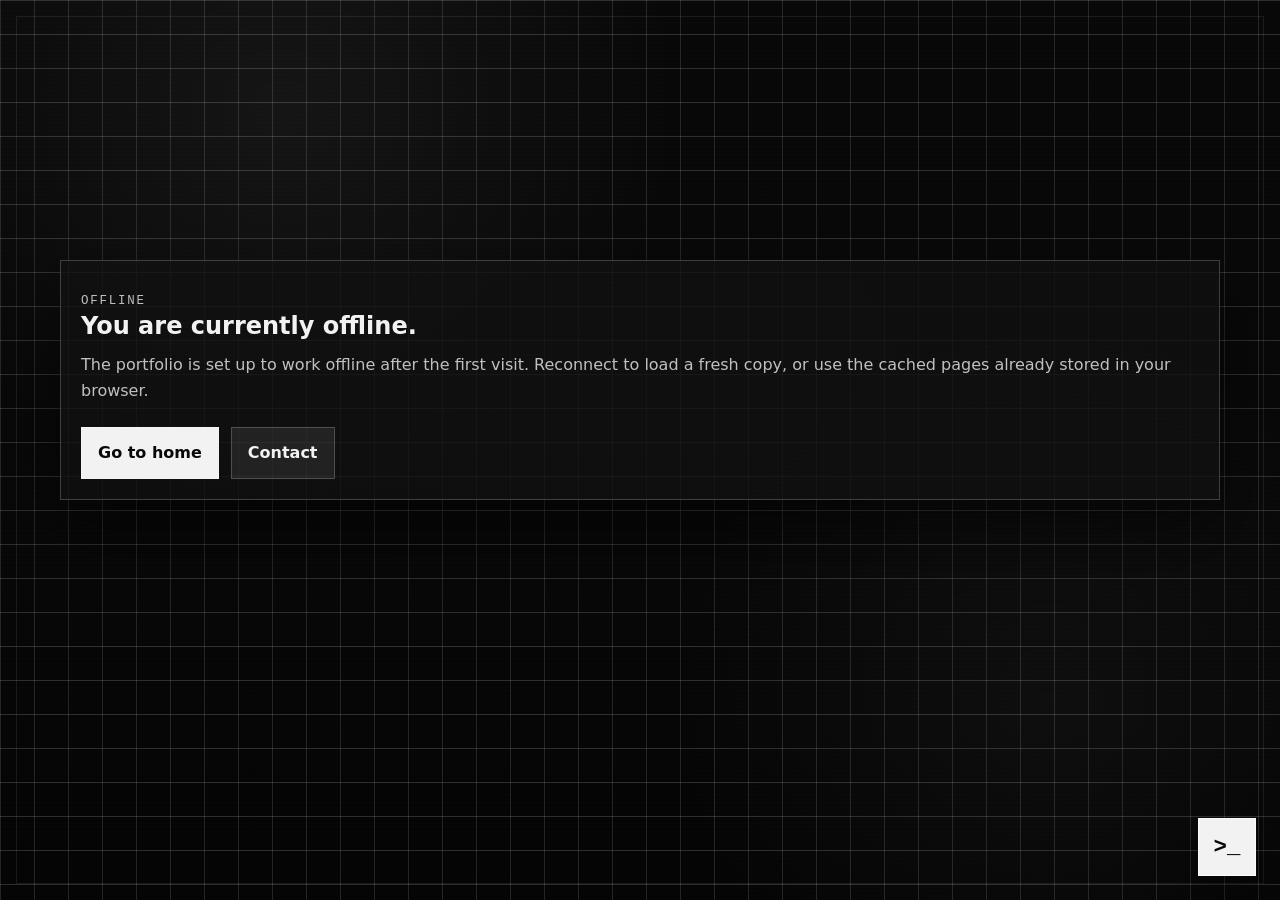
<file: offline.html>
<!doctype html>
<html lang="en">
<head>
  <meta charset="utf-8" />
  <meta name="viewport" content="width=device-width,initial-scale=1" />
  <meta name="robots" content="noindex,nofollow" />
  <meta name="theme-color" content="#080808" />
  <script>document.documentElement.dataset.theme=localStorage.getItem("shahed-theme")||"dark";document.documentElement.style.colorScheme=document.documentElement.dataset.theme==="light"?"light":"dark";</script>
  <link rel="stylesheet" href="styles.css?v=terminal-22" />
  <title>Offline | Shahed Shahrier</title>
</head>
<body>
  <main class="center-stack">
    <section class="container center-card">
      <p class="section-kicker">Offline</p>
      <h1>You are currently offline.</h1>
      <p>The portfolio is set up to work offline after the first visit. Reconnect to load a fresh copy, or use the cached pages already stored in your browser.</p>
      <div class="quick-links">
        <a class="btn-primary" href="index.html">Go to home</a>
        <a class="btn-outline" href="contact.html">Contact</a>
      </div>
    </section>
  </main>

  <button class="terminal-toggle" type="button" aria-label="Toggle portfolio terminal" aria-expanded="false" data-terminal-toggle>
    <span>&gt;_</span>
  </button>

  <aside class="portfolio-terminal" data-terminal hidden aria-label="Interactive portfolio terminal">
    <div class="terminal-window-bar">
      <div class="terminal-title">
        <div class="terminal-lights" aria-hidden="true">
          <span></span>
          <span></span>
          <span></span>
        </div>
        <p>GHOSTTY - SHAHED@BUP</p>
      </div>
      <button class="terminal-close" type="button" aria-label="Close terminal">x</button>
    </div>
    <div class="terminal-screen" role="application" aria-label="Interactive portfolio terminal">
      <div class="terminal-output" data-terminal-output aria-live="polite"></div>
      <form class="terminal-form" data-terminal-form>
        <label class="terminal-prompt" for="terminal-command">shahed@bup ~/portfolio &gt;</label>
        <input id="terminal-command" name="command" type="text" autocomplete="off" autocorrect="off" spellcheck="false" data-terminal-input aria-label="Terminal command" />
      </form>
    </div>
  </aside>

  <script src="site.js?v=terminal-22" defer></script>
</body>
</html>
</file>
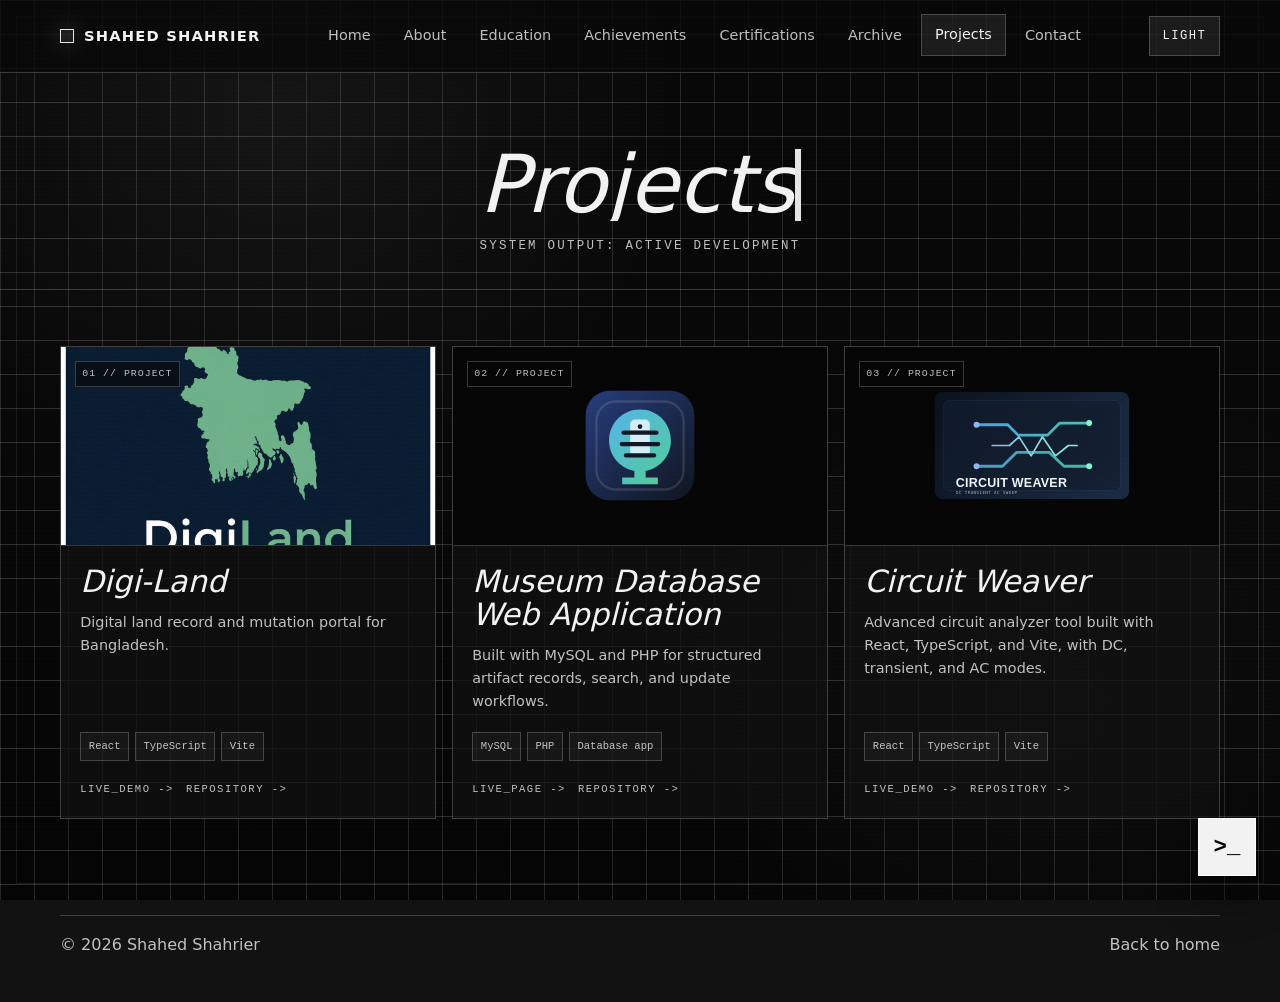
<file: projects.html>
<!doctype html>
<html lang="en">
<head>
  <meta charset="utf-8" />
  <meta name="viewport" content="width=device-width,initial-scale=1" />
  <meta name="description" content="Software, web, and research projects by Shahed Shahrier, BUP CSE undergraduate, developer, and cybersecurity learner." />
  <meta name="author" content="Shahed Shahrier" />
  <meta name="robots" content="index,follow,max-image-preview:large" />
  <meta name="theme-color" content="#080808" />
  <script>document.documentElement.dataset.theme=localStorage.getItem("shahed-theme")||"dark";document.documentElement.style.colorScheme=document.documentElement.dataset.theme==="light"?"light":"dark";</script>
  <link rel="manifest" href="manifest.webmanifest" />
  <link rel="canonical" href="https://shahrier.tech/projects.html" />
  <link rel="icon" href="assets/profile-icon.png?v=icon-1" type="image/png" />
  <link rel="stylesheet" href="styles.css?v=terminal-22" />
  <meta property="og:type" content="website" />
  <meta property="og:site_name" content="Shahed Shahrier Portfolio" />
  <meta property="og:title" content="Shahed Shahrier Projects | Developer Portfolio" />
  <meta property="og:description" content="Projects by Shahed Shahrier across software development, web apps, research, and cybersecurity learning." />
  <meta property="og:url" content="https://shahrier.tech/projects.html" />
  <meta property="og:image" content="https://shahrier.tech/assets/digiland3.jpeg?v=digiland-1" />
  <meta name="twitter:card" content="summary_large_image" />
  <meta name="twitter:title" content="Shahed Shahrier Projects | Developer Portfolio" />
  <meta name="twitter:description" content="Projects by Shahed Shahrier across software development, web apps, research, and cybersecurity learning." />
  <meta name="twitter:image" content="https://shahrier.tech/assets/digiland3.jpeg?v=digiland-1" />
  <title>Shahed Shahrier Projects | Developer Portfolio</title>
</head>
<body data-page="projects">
  <header class="site-header">
    <div class="container header-inner">
      <a class="brand" href="index.html">Shahed Shahrier</a>
      <nav class="nav" aria-label="Primary">
        <a href="index.html" data-text="Home">Home</a>
        <a href="about.html" data-text="About">About</a>
        <a href="education.html" data-text="Education">Education</a>
        <a href="achievements.html" data-text="Achievements">Achievements</a>
        <a href="certifications.html" data-text="Certifications">Certifications</a>
        <a href="archive.html" data-text="Archive">Archive</a>
        <a href="projects.html" data-text="Projects" aria-current="page">Projects</a>
        <a href="contact.html" data-text="Contact">Contact</a>
      </nav>
        <button class="theme-toggle" type="button" aria-label="Switch to light mode" aria-pressed="false" data-theme-toggle>Light</button>
    </div>
  </header>

  <main>
    <section class="projects-hero">
      <div class="container">
        <h1 class="typing-heading">Projects</h1>
        <p>System Output: Active Development</p>
      </div>
    </section>

    <section class="projects-showcase">
      <div class="container project-showcase-grid">
        <article class="project-showcase-card reveal">
          <div class="project-media">
            <img src="assets/digiland3.jpeg?v=digiland-1" alt="Digi-Land preview" />
            <span>01 // Project</span>
          </div>
          <div class="project-body">
            <h2>Digi-Land</h2>
            <p>Digital land record and mutation portal for Bangladesh.</p>
            <div class="tags">
              <span>React</span>
              <span>TypeScript</span>
              <span>Vite</span>
            </div>
            <div class="project-links">
              <a href="https://shahrier.tech/digiland_demo1.github.io/" target="_blank" rel="noopener">Live_Demo -></a>
              <a href="https://github.com/Shahed-Shahrier/digiland_demo1.github.io" target="_blank" rel="noopener">Repository -></a>
            </div>
          </div>
        </article>

        <article class="project-showcase-card reveal">
          <div class="project-media project-media-logo">
            <img src="assets/museum-logo.svg" alt="Museum Database logo preview" />
            <span>02 // Project</span>
          </div>
          <div class="project-body">
            <h2>Museum Database Web Application</h2>
            <p>Built with MySQL and PHP for structured artifact records, search, and update workflows.</p>
            <div class="tags">
              <span>MySQL</span>
              <span>PHP</span>
              <span>Database app</span>
            </div>
            <div class="project-links">
              <a href="https://shahed-shahrier.github.io/museum-database-bangladesh/" target="_blank" rel="noopener">Live_Page -></a>
              <a href="https://github.com/Shahed-Shahrier/museum-database-bangladesh" target="_blank" rel="noopener">Repository -></a>
            </div>
          </div>
        </article>

        <article class="project-showcase-card reveal">
          <div class="project-media project-media-logo">
            <img src="assets/circuit-weaver-logo.svg" alt="Circuit Weaver project logo" />
            <span>03 // Project</span>
          </div>
          <div class="project-body">
            <h2>Circuit Weaver</h2>
            <p>Advanced circuit analyzer tool built with React, TypeScript, and Vite, with DC, transient, and AC modes.</p>
            <div class="tags">
              <span>React</span>
              <span>TypeScript</span>
              <span>Vite</span>
            </div>
            <div class="project-links">
              <a href="https://shahrier.tech/circuit-weaver/" target="_blank" rel="noopener">Live_Demo -></a>
              <a href="https://github.com/Shahed-Shahrier/circuit-weaver" target="_blank" rel="noopener">Repository -></a>
            </div>
          </div>
        </article>
      </div>
    </section>
  </main>


  <button class="terminal-toggle" type="button" aria-label="Toggle portfolio terminal" aria-expanded="false" data-terminal-toggle>
    <span>&gt;_</span>
  </button>

  <aside class="portfolio-terminal" data-terminal hidden aria-label="Interactive portfolio terminal">
    <div class="terminal-window-bar">
      <div class="terminal-title">
        <div class="terminal-lights" aria-hidden="true">
          <span></span>
          <span></span>
          <span></span>
        </div>
        <p>GHOSTTY - SHAHED@BUP</p>
      </div>
      <button class="terminal-close" type="button" aria-label="Close terminal">x</button>
    </div>
    <div class="terminal-screen" role="application" aria-label="Interactive portfolio terminal">
      <div class="terminal-output" data-terminal-output aria-live="polite"></div>
      <form class="terminal-form" data-terminal-form>
        <label class="terminal-prompt" for="terminal-command">shahed@bup ~/portfolio &gt;</label>
        <input id="terminal-command" name="command" type="text" autocomplete="off" autocorrect="off" spellcheck="false" data-terminal-input aria-label="Terminal command" />
      </form>
    </div>
  </aside>

  <footer class="site-footer">
    <div class="container footer-inner">
      <p>© <span data-year></span> Shahed Shahrier</p>
      <p><a href="index.html">Back to home</a></p>
    </div>
  </footer>

  <script src="site.js?v=terminal-22" defer></script>
</body>
</html>
</file>
<file: styles.css>
:root {
  --bg: #080808;
  --surface: #111111;
  --surface-hover: #171717;
  --surface-strong: #1d1d1d;
  --text: #f2f2f2;
  --muted: rgba(255, 255, 255, 0.74);
  --border: rgba(255, 255, 255, 0.2);
  --accent: #e5e5e5;
  --accent-soft: rgba(255, 255, 255, 0.08);
  --grid-x: rgba(255, 255, 255, 0.16);
  --grid-y: rgba(255, 255, 255, 0.12);
  --shadow: 0 30px 70px rgba(0, 0, 0, 0.52);
  --radius: 8px;
  --max-width: 1160px;
}

:root[data-theme="light"] {
  --bg: #ececed;
  --surface: #f7f7f7;
  --surface-hover: #f1f1f1;
  --surface-strong: #ededed;
  --text: #111111;
  --muted: rgba(17, 17, 17, 0.72);
  --border: rgba(0, 0, 0, 0.24);
  --accent: #111111;
  --accent-soft: rgba(0, 0, 0, 0.055);
  --grid-x: rgba(0, 0, 0, 0.12);
  --grid-y: rgba(0, 0, 0, 0.09);
  --shadow: 0 24px 58px rgba(0, 0, 0, 0.14);
}

* {
  box-sizing: border-box;
}

html {
  scroll-behavior: smooth;
}

body {
  position: relative;
  margin: 0;
  min-height: 100vh;
  color: var(--text);
  line-height: 1.6;
  font-family: Inter, ui-sans-serif, system-ui, -apple-system, BlinkMacSystemFont, "Segoe UI", sans-serif;
  background:
    linear-gradient(to right, rgba(255, 255, 255, 0.055) 1px, transparent 1px),
    linear-gradient(to bottom, rgba(255, 255, 255, 0.07) 1px, transparent 1px),
    radial-gradient(circle at 22% 12%, rgba(255, 255, 255, 0.055), transparent 25rem),
    radial-gradient(circle at 82% 78%, rgba(255, 255, 255, 0.035), transparent 24rem),
    linear-gradient(180deg, #090909 0%, var(--bg) 58%, #050505 100%);
  background-size: 34px 34px, 34px 34px, auto, auto, auto;
  background-attachment: fixed;
  -webkit-font-smoothing: antialiased;
  -moz-osx-font-smoothing: grayscale;
  isolation: isolate;
}

:root[data-theme="light"] body {
  background:
    linear-gradient(to right, rgba(0, 0, 0, 0.045) 1px, transparent 1px),
    linear-gradient(to bottom, rgba(0, 0, 0, 0.05) 1px, transparent 1px),
    radial-gradient(circle at 20% 12%, rgba(255, 255, 255, 0.72), transparent 25rem),
    radial-gradient(circle at 82% 78%, rgba(255, 255, 255, 0.5), transparent 24rem),
    linear-gradient(180deg, #f7f7f7 0%, var(--bg) 58%, #e7e7e9 100%);
}

body::before,
body::after {
  content: "";
  position: fixed;
  inset: 0;
  pointer-events: none;
}

:root[data-theme="light"] body::after {
  background:
    linear-gradient(rgba(255, 255, 255, 0) 50%, rgba(0, 0, 0, 0.018) 50%),
    radial-gradient(circle at 50% 50%, transparent 0, rgba(255, 255, 255, 0.22) 78%);
  opacity: 0.16;
  mix-blend-mode: multiply;
}

body::before {
  z-index: 0;
  background-image:
    linear-gradient(to right, var(--grid-y) 1px, transparent 1px),
    linear-gradient(to bottom, var(--grid-x) 1px, transparent 1px);
  background-size: 34px 34px;
  opacity: 0.62;
  animation: grid-drift 14s linear infinite;
}

body::after {
  z-index: 60;
  background:
    linear-gradient(rgba(0, 0, 0, 0) 50%, rgba(255, 255, 255, 0.025) 50%),
    radial-gradient(circle at 50% 50%, transparent 0, rgba(0, 0, 0, 0.18) 78%);
  background-size: 100% 4px, 100% 100%;
  opacity: 0.1;
  mix-blend-mode: screen;
}

.site-header,
main,
.site-footer {
  position: relative;
  z-index: 1;
}

body > main::before {
  content: "";
  position: fixed;
  inset: 1rem;
  z-index: 0;
  pointer-events: none;
  border: 1px solid rgba(255, 255, 255, 0.08);
}

:root[data-theme="light"] body > main::before {
  border-color: rgba(0, 0, 0, 0.08);
}

@keyframes grid-drift {
  from {
    background-position: 0 0, 0 0;
  }

  to {
    background-position: 0 120px, 120px 0;
  }
}

@keyframes glitch-skew {
  0% {
    transform: skew(0deg);
  }

  25% {
    transform: skew(-4deg);
  }

  50% {
    transform: skew(4deg);
  }

  75% {
    transform: skew(-1deg);
  }

  100% {
    transform: skew(0deg);
  }
}

@keyframes glitch-slice-a {
  0% {
    clip-path: inset(16% 0 74% 0);
    transform: translate(-2px, 1px);
  }

  33% {
    clip-path: inset(58% 0 16% 0);
    transform: translate(2px, -1px);
  }

  66% {
    clip-path: inset(35% 0 42% 0);
    transform: translate(-1px, 2px);
  }

  100% {
    clip-path: inset(8% 0 68% 0);
    transform: translate(1px, -1px);
  }
}

@keyframes glitch-slice-b {
  0% {
    clip-path: inset(68% 0 8% 0);
    transform: translate(2px, -1px);
  }

  33% {
    clip-path: inset(22% 0 52% 0);
    transform: translate(-2px, 1px);
  }

  66% {
    clip-path: inset(76% 0 6% 0);
    transform: translate(1px, -2px);
  }

  100% {
    clip-path: inset(40% 0 30% 0);
    transform: translate(-1px, 1px);
  }
}

@keyframes typing-line {
  from {
    max-width: 0;
  }

  to {
    max-width: 100%;
  }
}

@keyframes caret-blink {
  from,
  to {
    border-color: transparent;
  }

  50% {
    border-color: var(--accent);
  }
}

@keyframes reveal-up {
  to {
    opacity: 1;
    transform: translateY(0);
  }
}

img {
  display: block;
  max-width: 100%;
}

a {
  color: inherit;
}

a:focus-visible,
button:focus-visible {
  outline: 2px solid var(--accent);
  outline-offset: 4px;
}

.container {
  width: min(var(--max-width), calc(100% - 2rem));
  margin: 0 auto;
}

.sr-only {
  position: absolute;
  width: 1px;
  height: 1px;
  overflow: hidden;
  clip: rect(0, 0, 0, 0);
  white-space: nowrap;
  border: 0;
  padding: 0;
  margin: -1px;
}

.site-header {
  position: sticky;
  top: 0;
  z-index: 40;
  border-bottom: 1px solid var(--border);
  background: rgba(8, 8, 8, 0.78);
  backdrop-filter: blur(18px);
}

:root[data-theme="light"] .site-header {
  background: rgba(236, 236, 237, 0.82);
}

.header-inner {
  min-height: 72px;
  display: flex;
  align-items: center;
  justify-content: space-between;
  gap: 1rem;
}

.brand {
  display: inline-flex;
  align-items: center;
  gap: 0.65rem;
  color: var(--text);
  font-size: 0.92rem;
  font-weight: 700;
  letter-spacing: 0.08em;
  text-decoration: none;
  text-transform: uppercase;
}

.brand::before {
  content: "";
  width: 0.72rem;
  height: 0.72rem;
  border: 1px solid var(--accent);
  background: var(--accent-soft);
  box-shadow: 0 0 24px rgba(255, 255, 255, 0.22);
}

.nav {
  display: flex;
  flex-wrap: wrap;
  justify-content: flex-end;
  gap: 0.35rem;
}

.theme-toggle {
  min-height: 40px;
  display: inline-flex;
  align-items: center;
  justify-content: center;
  border: 1px solid var(--border);
  background: var(--accent-soft);
  color: var(--text);
  cursor: pointer;
  font-family: "SFMono-Regular", Consolas, "Liberation Mono", monospace;
  font-size: 0.76rem;
  letter-spacing: 0.12em;
  padding: 0.55rem 0.8rem;
  text-transform: uppercase;
  transition: transform 180ms ease, background 180ms ease, border-color 180ms ease;
}

.theme-toggle:hover,
.theme-toggle:focus-visible {
  transform: translateY(-1px);
  border-color: var(--accent);
  background: var(--surface-hover);
}

.nav a {
  position: relative;
  min-height: 40px;
  display: inline-flex;
  align-items: center;
  border: 1px solid transparent;
  color: var(--muted);
  font-size: 0.9rem;
  text-decoration: none;
  padding: 0.55rem 0.8rem;
  transition: color 180ms ease, background 180ms ease, border-color 180ms ease, transform 180ms ease;
}

.nav a::before,
.nav a::after {
  content: attr(data-text);
  position: absolute;
  inset: 0.55rem 0.8rem auto;
  opacity: 0;
  pointer-events: none;
}

.nav a:hover,
.nav a:focus-visible,
.nav a[aria-current="page"] {
  color: var(--text);
  border-color: var(--border);
  background: var(--accent-soft);
  transform: translateY(-1px);
}

.nav a:hover {
  animation: glitch-skew 300ms cubic-bezier(0.25, 0.46, 0.45, 0.94) both infinite;
}

.nav a:hover::before {
  animation: glitch-slice-a 220ms cubic-bezier(0.25, 0.46, 0.45, 0.94) both infinite;
  color: var(--text);
  opacity: 0.55;
}

.nav a:hover::after {
  animation: glitch-slice-b 220ms cubic-bezier(0.25, 0.46, 0.45, 0.94) both infinite reverse;
  color: var(--muted);
  opacity: 0.55;
}

.hero,
.page-hero {
  padding: 5rem 0 2rem;
}

.hero-grid,
.page-hero-grid,
.split-grid {
  display: grid;
  grid-template-columns: minmax(0, 1.18fr) minmax(280px, 0.82fr);
  gap: 1rem;
  align-items: stretch;
}

.hero-copy {
  min-height: 540px;
  display: flex;
  flex-direction: column;
  justify-content: center;
  border: 1px solid var(--border);
  background: linear-gradient(135deg, rgba(255, 255, 255, 0.055), rgba(255, 255, 255, 0.018));
  padding: clamp(1.25rem, 4vw, 3rem);
  box-shadow: var(--shadow);
}

:root[data-theme="light"] .hero-copy,
:root[data-theme="light"] .page-panel {
  background: linear-gradient(135deg, rgba(255, 255, 255, 0.72), rgba(255, 255, 255, 0.28));
}

.system-line {
  display: inline-flex;
  width: fit-content;
  margin: 0 0 1rem;
  border: 1px solid var(--border);
  background: rgba(255, 255, 255, 0.035);
  color: var(--muted);
  font-family: "SFMono-Regular", Consolas, "Liberation Mono", monospace;
  font-size: 0.78rem;
  letter-spacing: 0.08em;
  padding: 0.45rem 0.62rem;
  text-transform: uppercase;
}

:root[data-theme="light"] .system-line {
  background: rgba(255, 255, 255, 0.56);
}

.system-line {
  max-width: max-content;
  overflow: hidden;
  white-space: nowrap;
  border-right: 0.15em solid var(--accent);
  animation: typing-line 1.4s steps(34, end), caret-blink 780ms step-end infinite;
}

.section-kicker,
.eyebrow {
  margin: 0 0 0.75rem;
  color: var(--muted);
  font-family: "SFMono-Regular", Consolas, "Liberation Mono", monospace;
  font-size: 0.78rem;
  letter-spacing: 0.14em;
  text-transform: uppercase;
}

.column-title {
  display: flex;
  align-items: center;
  gap: 1rem;
  margin-bottom: 2rem;
  color: var(--muted);
  font-family: "SFMono-Regular", Consolas, "Liberation Mono", monospace;
  font-size: 0.66rem;
  letter-spacing: 0.18em;
  text-transform: uppercase;
}

.column-title::after {
  content: "";
  flex: 1;
  height: 1px;
  background: var(--border);
}

.column-title.align-end {
  justify-content: flex-end;
}

.hero-copy h1,
.page-hero h1,
.section-heading h2,
.split-grid h2 {
  margin: 0;
  color: var(--text);
  line-height: 1.02;
  letter-spacing: 0;
}

.hero-copy h1 {
  max-width: 12ch;
  font-size: clamp(3rem, 8vw, 6.6rem);
}

.page-hero h1,
.section-heading h2,
.split-grid h2 {
  font-size: clamp(2rem, 4vw, 3.8rem);
}

.lead,
.page-lead,
.section-note {
  max-width: 68ch;
  margin: 1rem 0 0;
  color: var(--muted);
  font-size: 1.02rem;
}

.hero-actions,
.quick-links {
  display: flex;
  flex-wrap: wrap;
  gap: 0.75rem;
  margin-top: 1.5rem;
}

.btn,
.btn-primary,
.btn-outline {
  min-height: 46px;
  display: inline-flex;
  align-items: center;
  justify-content: center;
  border: 1px solid var(--border);
  color: var(--text);
  font-weight: 700;
  text-decoration: none;
  padding: 0.75rem 1rem;
  transition: transform 180ms ease, border-color 180ms ease, background 180ms ease, color 180ms ease;
}

.btn:hover,
.btn:focus-visible,
.btn-primary:hover,
.btn-primary:focus-visible,
.btn-outline:hover,
.btn-outline:focus-visible {
  transform: translateY(-2px);
  border-color: rgba(255, 255, 255, 0.32);
}

.btn.primary,
.btn-primary {
  background: var(--text);
  color: var(--bg);
}

.btn.secondary,
.btn-outline {
  background: var(--accent-soft);
}

.hero-meta,
.tags,
.pill-row {
  display: flex;
  flex-wrap: wrap;
  gap: 0.5rem;
  margin-top: 1rem;
}

.hero-meta span,
.tags span,
.pill {
  display: inline-flex;
  align-items: center;
  border: 1px solid var(--border);
  background: rgba(255, 255, 255, 0.035);
  color: var(--muted);
  font-family: "SFMono-Regular", Consolas, "Liberation Mono", monospace;
  font-size: 0.82rem;
  padding: 0.4rem 0.62rem;
}

:root[data-theme="light"] .hero-meta span,
:root[data-theme="light"] .tags span,
:root[data-theme="light"] .pill {
  background: rgba(255, 255, 255, 0.46);
}

.terminal-card,
.hero-card,
.link-card,
.stack-item,
.info-card,
.project-card,
.achievement-card,
.contact-card,
.center-card {
  border: 1px solid var(--border);
  background: color-mix(in srgb, var(--surface) 78%, transparent);
  box-shadow: var(--shadow);
  padding: 1.25rem;
  transition: transform 220ms ease, background 220ms ease, border-color 220ms ease;
}

.terminal-card:hover,
.link-card:hover,
.link-card:focus-visible,
.stack-item:hover,
.info-card:hover,
.project-card:hover,
.achievement-card:hover,
.contact-card:hover {
  transform: translateY(-4px);
  background: var(--surface-hover);
  border-color: rgba(255, 255, 255, 0.24);
}

.terminal-card h2,
.terminal-card h3,
.hero-card h2,
.link-card h3,
.stack-item h3,
.info-card h3,
.project-card h3,
.achievement-card h3,
.contact-card h3,
.center-card h1 {
  margin: 0;
  line-height: 1.18;
}

.terminal-card p,
.hero-card p,
.link-card p,
.stack-item p,
.info-card p,
.project-card p,
.achievement-card p,
.contact-card p,
.center-card p {
  margin: 0.72rem 0 0;
  color: var(--muted);
}

.portrait-card {
  position: relative;
  display: grid;
  align-content: start;
  gap: 1rem;
}

.portrait-card::before {
  content: "";
  position: absolute;
  inset: 1.75rem -0.75rem -0.75rem 1.75rem;
  z-index: -1;
  border: 1px solid rgba(255, 255, 255, 0.24);
  transition: transform 700ms ease;
}

.portrait-card:hover::before {
  transform: translate(-0.35rem, -0.35rem);
}

.portrait-card img {
  width: 100%;
  aspect-ratio: 4 / 5;
  object-fit: cover;
  border: 1px solid var(--border);
  filter: grayscale(0.18) contrast(1.04);
  transition: transform 900ms ease, filter 900ms ease;
}

.portrait-card:hover img {
  transform: scale(1.035);
  filter: grayscale(0) contrast(1.08);
}

.terminal-toggle {
  position: fixed;
  right: 1.5rem;
  bottom: 1.5rem;
  z-index: 70;
  width: 58px;
  height: 58px;
  display: grid;
  place-items: center;
  border: 1px solid rgba(255, 255, 255, 0.72);
  background: var(--text);
  color: var(--bg);
  cursor: pointer;
  box-shadow: 0 18px 45px rgba(0, 0, 0, 0.48);
  transition: transform 180ms ease, background 180ms ease, color 180ms ease, border-color 180ms ease;
}

.terminal-toggle:hover,
.terminal-toggle:focus-visible {
  transform: translateY(-3px) scale(1.03);
  border-color: var(--text);
  background: var(--bg);
  color: var(--text);
}

.terminal-toggle span {
  font-family: "SFMono-Regular", Consolas, "Liberation Mono", monospace;
  font-size: 1.4rem;
  font-weight: 800;
  line-height: 1;
}

.portfolio-terminal {
  position: fixed;
  right: 1.5rem;
  bottom: 5.8rem;
  z-index: 70;
  width: min(820px, calc(100vw - 3rem));
  height: min(520px, calc(100vh - 8rem));
  display: flex;
  flex-direction: column;
  border: 1px solid rgba(255, 255, 255, 0.58);
  background: #050505;
  box-shadow: 0 0 42px rgba(255, 255, 255, 0.06), 0 28px 80px rgba(0, 0, 0, 0.74);
  overflow: hidden;
}

:root[data-theme="light"] .portfolio-terminal {
  border-color: rgba(0, 0, 0, 0.28);
  background: var(--surface);
  box-shadow: 0 0 42px rgba(0, 0, 0, 0.04), 0 24px 60px rgba(0, 0, 0, 0.18);
}

.portfolio-terminal[hidden] {
  display: none;
}

.terminal-window-bar {
  min-height: 42px;
  display: flex;
  align-items: center;
  justify-content: space-between;
  gap: 1rem;
  flex: 0 0 auto;
  border-bottom: 1px solid rgba(255, 255, 255, 0.2);
  background: #111111;
  padding: 0 1.1rem;
}

:root[data-theme="light"] .terminal-window-bar {
  border-bottom-color: rgba(0, 0, 0, 0.18);
  background: #ededed;
}

.terminal-title {
  display: inline-flex;
  align-items: center;
  gap: 1rem;
  min-width: 0;
}

.terminal-window-bar p,
.terminal-close {
  margin: 0;
  color: rgba(255, 255, 255, 0.82);
  font-family: "SFMono-Regular", Consolas, "Liberation Mono", monospace;
  font-size: 0.82rem;
  letter-spacing: 0.16em;
  text-transform: uppercase;
}

:root[data-theme="light"] .terminal-window-bar p,
:root[data-theme="light"] .terminal-close {
  color: rgba(17, 17, 17, 0.76);
}

.terminal-lights {
  display: inline-flex;
  gap: 0.55rem;
}

.terminal-lights span {
  width: 13px;
  height: 13px;
  display: block;
  border-radius: 999px;
}

.terminal-lights span:nth-child(1) {
  background: rgba(255, 255, 255, 0.72);
}

.terminal-lights span:nth-child(2) {
  background: rgba(255, 255, 255, 0.48);
}

.terminal-lights span:nth-child(3) {
  background: rgba(255, 255, 255, 0.28);
}

:root[data-theme="light"] .terminal-lights span:nth-child(1) {
  background: rgba(17, 17, 17, 0.68);
}

:root[data-theme="light"] .terminal-lights span:nth-child(2) {
  background: rgba(17, 17, 17, 0.42);
}

:root[data-theme="light"] .terminal-lights span:nth-child(3) {
  background: rgba(17, 17, 17, 0.24);
}

.terminal-close {
  border: 0;
  background: transparent;
  color: rgba(255, 255, 255, 0.42);
  cursor: pointer;
  padding: 0.35rem;
}

.terminal-close:hover,
.terminal-close:focus-visible {
  color: var(--text);
}

.terminal-screen {
  flex: 1 1 auto;
  overflow-y: auto;
  padding: 1rem;
  color: var(--text);
  font-family: "SFMono-Regular", Consolas, "Liberation Mono", monospace;
  font-size: 0.92rem;
  scrollbar-color: rgba(255, 255, 255, 0.28) transparent;
  scrollbar-width: thin;
}

.terminal-banner {
  width: fit-content;
  max-width: 100%;
  margin-bottom: 1rem;
  border: 2px double rgba(255, 255, 255, 0.82);
  color: var(--text);
  padding: 0.85rem 1.5rem;
  overflow-wrap: anywhere;
}

.terminal-banner span {
  font-weight: 700;
}

.terminal-muted {
  margin: 0.2rem 0;
  color: rgba(255, 255, 255, 0.68);
}

.terminal-output {
  display: grid;
  gap: 0.35rem;
}

.terminal-line {
  margin: 0;
  color: var(--muted);
  white-space: pre-wrap;
  overflow-wrap: anywhere;
}

.terminal-line.command {
  color: var(--text);
  font-weight: 700;
}

.terminal-line a {
  color: var(--text);
  text-underline-offset: 0.18em;
}

.terminal-form {
  display: flex;
  align-items: center;
  gap: 0.5rem;
  margin-top: 1rem;
}

.terminal-prompt {
  flex: 0 0 auto;
  color: var(--text);
  font-weight: 700;
}

.terminal-form input {
  width: 100%;
  min-width: 5rem;
  border: 0;
  outline: 0;
  background: transparent;
  color: var(--text);
  font: inherit;
  caret-color: var(--text);
}

.status-grid {
  display: grid;
  gap: 0.75rem;
  margin-top: 1rem;
}

.status-row {
  display: grid;
  grid-template-columns: 6.8rem 1fr;
  gap: 0.75rem;
  border-bottom: 1px solid rgba(255, 255, 255, 0.08);
  padding-bottom: 0.75rem;
}

:root[data-theme="light"] .status-row {
  border-bottom-color: rgba(0, 0, 0, 0.1);
}

.status-row:last-child {
  border-bottom: 0;
  padding-bottom: 0;
}

.status-row dt {
  color: var(--muted);
  font-family: "SFMono-Regular", Consolas, "Liberation Mono", monospace;
  font-size: 0.76rem;
  letter-spacing: 0.1em;
  text-transform: uppercase;
}

.status-row dd {
  margin: 0;
  color: var(--text);
}

.section {
  padding: 2.25rem 0 1rem;
}

.alt-section {
  padding-top: 3rem;
}

.section-heading {
  display: flex;
  align-items: end;
  justify-content: space-between;
  gap: 1.5rem;
  margin-bottom: 1rem;
}

.card-grid,
.info-stack,
.project-grid,
.achievement-grid,
.contact-grid,
.stack-list {
  display: grid;
  gap: 1rem;
}

.four-up {
  grid-template-columns: repeat(4, minmax(0, 1fr));
}

.info-stack,
.project-grid,
.achievement-grid,
.contact-grid {
  grid-template-columns: repeat(3, minmax(0, 1fr));
}

.link-card {
  min-height: 100%;
  color: var(--text);
  text-decoration: none;
}

.card-kicker {
  display: inline-flex;
  margin-bottom: 0.85rem;
  color: var(--muted);
  font-family: "SFMono-Regular", Consolas, "Liberation Mono", monospace;
  font-size: 0.78rem;
  letter-spacing: 0.14em;
  text-transform: uppercase;
}

.page-hero-grid {
  align-items: center;
}

.about-shell {
  padding: 2.25rem 0 1rem;
}

.about-frame {
  border: 1px solid var(--border);
  background: rgba(14, 14, 14, 0.74);
  box-shadow: var(--shadow);
  padding: clamp(1.25rem, 4vw, 3rem);
}

:root[data-theme="light"] .about-frame {
  background: rgba(247, 247, 247, 0.82);
}

.about-topline {
  display: flex;
  align-items: center;
  justify-content: space-between;
  gap: 1rem;
  border-bottom: 1px solid var(--border);
  padding-bottom: 1.25rem;
  margin-bottom: clamp(2rem, 6vw, 4rem);
}

.about-profile-grid {
  display: grid;
  grid-template-columns: minmax(0, 1.05fr) minmax(300px, 0.95fr);
  gap: clamp(2rem, 7vw, 5rem);
  align-items: start;
}

.about-statement h1 {
  max-width: 24ch;
  margin: 0;
  color: var(--text);
  font-size: clamp(1.85rem, 3.4vw, 3rem);
  font-weight: 400;
  line-height: 1.08;
  letter-spacing: 0;
}

.about-copy {
  max-width: 56ch;
  margin-top: 1.5rem;
  color: var(--muted);
  font-size: clamp(1rem, 1.4vw, 1.16rem);
  line-height: 1.75;
}

.about-copy p {
  margin: 0;
}

.about-meta {
  display: grid;
  gap: 3rem;
  text-align: right;
}

.about-location {
  margin: 0;
  color: var(--text);
  font-family: "SFMono-Regular", Consolas, "Liberation Mono", monospace;
  font-size: 0.9rem;
  letter-spacing: 0.16em;
  text-transform: uppercase;
}

.about-split {
  display: grid;
  grid-template-columns: minmax(0, 1fr) minmax(280px, 0.85fr);
  gap: clamp(2rem, 7vw, 5rem);
  align-items: start;
  border-top: 1px solid var(--border);
  margin-top: clamp(2rem, 6vw, 4rem);
  padding-top: clamp(2rem, 5vw, 3.5rem);
}

.about-skill-cloud {
  display: flex;
  flex-wrap: wrap;
  gap: 0.55rem;
}

.about-skill-cloud span {
  display: inline-flex;
  border: 1px solid var(--border);
  border-radius: 999px;
  color: var(--text);
  font-family: "SFMono-Regular", Consolas, "Liberation Mono", monospace;
  font-size: 0.72rem;
  padding: 0.42rem 0.72rem;
  transition: border-color 180ms ease, background 180ms ease, transform 180ms ease;
}

.about-skill-cloud span:hover {
  border-color: rgba(255, 255, 255, 0.5);
  background: var(--accent-soft);
  transform: translateY(-1px);
}

.about-focus-card {
  border: 1px solid var(--border);
  background: rgba(17, 17, 17, 0.72);
  padding: 1.25rem;
  text-align: right;
}

:root[data-theme="light"] .about-focus-card {
  background: var(--surface);
}

.about-focus-card p {
  margin: 0;
  color: var(--muted);
  font-size: 1rem;
  line-height: 1.7;
}

.about-focus-card .tags {
  justify-content: flex-end;
}

.about-editorial-list {
  position: relative;
}

.about-editorial-list::before {
  content: "";
  position: absolute;
  left: 0.42rem;
  top: 4.2rem;
  bottom: 0;
  width: 1px;
  background: rgba(255, 255, 255, 0.16);
}

:root[data-theme="light"] .about-editorial-list::before {
  background: rgba(0, 0, 0, 0.16);
}

.about-row {
  position: relative;
  display: grid;
  grid-template-columns: 1rem minmax(0, 1fr);
  gap: 1.5rem;
  border-bottom: 1px solid rgba(255, 255, 255, 0.1);
  padding: 1.5rem 0 1.5rem;
}

:root[data-theme="light"] .about-row {
  border-bottom-color: rgba(0, 0, 0, 0.1);
}

.about-row:last-child {
  border-bottom: 0;
}

.about-row-marker {
  width: 0.75rem;
  height: 0.75rem;
  margin-top: 0.35rem;
  border: 1px solid var(--accent);
  border-radius: 999px;
  background: var(--bg);
  box-shadow: 0 0 0 4px var(--bg);
}

.about-row h3 {
  margin: 0;
  color: var(--text);
  font-size: clamp(1.35rem, 2.3vw, 2rem);
  font-weight: 400;
  line-height: 1.16;
}

.about-row p:not(.card-kicker) {
  max-width: 72ch;
  margin: 0.75rem 0 0;
  color: var(--muted);
  font-size: 1rem;
  line-height: 1.7;
}

.page-panel {
  border: 1px solid var(--border);
  background: linear-gradient(135deg, rgba(255, 255, 255, 0.052), rgba(255, 255, 255, 0.018));
  padding: clamp(1.2rem, 3vw, 2rem);
}

.inline-link,
.contact-card a {
  color: var(--text);
  text-decoration-color: rgba(255, 255, 255, 0.38);
  text-underline-offset: 0.18em;
}

:root[data-theme="light"] .inline-link,
:root[data-theme="light"] .contact-card a {
  text-decoration-color: rgba(0, 0, 0, 0.34);
}

.inline-link:hover,
.inline-link:focus-visible,
.contact-card a:hover,
.contact-card a:focus-visible {
  text-decoration-color: var(--text);
}

.project-card figure,
.achievement-card figure {
  margin: 0 0 1rem;
}

.project-card figure img,
.achievement-card figure img {
  width: 100%;
  aspect-ratio: 16 / 10;
  object-fit: cover;
  border: 1px solid var(--border);
  background: #050505;
}

:root[data-theme="light"] .project-card figure img,
:root[data-theme="light"] .achievement-card figure img {
  background: var(--surface-strong);
}

.project-card img[src$=".svg"] {
  padding: 1.5rem;
  object-fit: contain;
}

.projects-hero {
  border-bottom: 1px solid var(--border);
  padding: clamp(2.75rem, 7vw, 4.75rem) 0 2rem;
  text-align: center;
}

.projects-hero h1 {
  width: fit-content;
  max-width: 100%;
  margin: 0 auto;
  color: var(--text);
  font-size: clamp(3rem, 8vw, 5rem);
  font-style: italic;
  font-weight: 400;
  line-height: 0.9;
}

.projects-hero p {
  margin: 1rem 0 0;
  color: var(--muted);
  font-family: "SFMono-Regular", Consolas, "Liberation Mono", monospace;
  font-size: 0.78rem;
  letter-spacing: 0.18em;
  text-transform: uppercase;
}

.projects-showcase {
  padding: clamp(2rem, 5vw, 3.5rem) 0;
}

.project-showcase-grid {
  display: grid;
  grid-template-columns: repeat(3, minmax(0, 1fr));
  gap: 1rem;
}

.project-showcase-card {
  min-height: 100%;
  display: flex;
  flex-direction: column;
  overflow: hidden;
  border: 1px solid var(--border);
  background: rgba(17, 17, 17, 0.72);
  transition: border-color 500ms ease, transform 220ms ease, background 220ms ease;
}

:root[data-theme="light"] .project-showcase-card {
  background: var(--surface);
}

.project-showcase-card:hover {
  border-color: var(--accent);
  background: rgba(23, 23, 23, 0.82);
  transform: translateY(-4px);
}

:root[data-theme="light"] .project-showcase-card:hover {
  background: var(--surface-hover);
}

.project-media {
  position: relative;
  aspect-ratio: 16 / 8.5;
  overflow: hidden;
  border-bottom: 1px solid var(--border);
  background: #050505;
}

:root[data-theme="light"] .project-media {
  background: var(--surface-strong);
}

.project-media img {
  width: 100%;
  height: 100%;
  object-fit: cover;
  filter: grayscale(0.25);
  transition: transform 700ms ease, filter 700ms ease;
}

.project-showcase-card:hover .project-media img {
  filter: grayscale(0);
  transform: scale(1.05);
}

.project-media-logo img {
  padding: clamp(1.35rem, 4vw, 2.4rem);
  object-fit: contain;
}

.project-media span {
  position: absolute;
  top: 0.85rem;
  left: 0.85rem;
  border: 1px solid var(--border);
  background: rgba(8, 8, 8, 0.62);
  backdrop-filter: blur(10px);
  color: var(--muted);
  font-family: "SFMono-Regular", Consolas, "Liberation Mono", monospace;
  font-size: 0.62rem;
  letter-spacing: 0.1em;
  padding: 0.28rem 0.42rem;
  text-transform: uppercase;
}

:root[data-theme="light"] .project-media span {
  background: rgba(255, 255, 255, 0.72);
}

.project-body {
  flex: 1;
  display: flex;
  flex-direction: column;
  padding: 1.2rem;
}

.project-body h2 {
  margin: 0 0 0.8rem;
  color: var(--text);
  font-size: clamp(1.35rem, 2.4vw, 2rem);
  font-style: italic;
  font-weight: 400;
  line-height: 1.08;
}

.project-body p {
  flex: 1;
  margin: 0 0 1rem;
  color: var(--muted);
  font-size: 0.9rem;
  font-weight: 300;
  line-height: 1.6;
}

.project-body .tags {
  gap: 0.35rem;
  margin-top: 0.2rem;
}

.project-body .tags span {
  font-size: 0.66rem;
  padding: 0.32rem 0.48rem;
}

.project-links {
  display: flex;
  flex-wrap: wrap;
  gap: 0.75rem;
  margin-top: 1.25rem;
}

.project-links a {
  color: var(--muted);
  font-family: "SFMono-Regular", Consolas, "Liberation Mono", monospace;
  font-size: 0.66rem;
  letter-spacing: 0.14em;
  text-decoration: none;
  text-transform: uppercase;
  transition: color 180ms ease;
}

.project-links a:hover,
.project-links a:focus-visible {
  color: var(--accent);
}

.achievement-records {
  padding-top: 3rem;
}

.achievement-group {
  margin-top: 3.5rem;
}

.achievement-group:first-of-type {
  margin-top: 2rem;
}

.achievement-group-heading {
  display: flex;
  align-items: center;
  gap: 1rem;
  margin-bottom: 1.5rem;
}

.achievement-group-heading h2 {
  margin: 0;
  color: var(--text);
  font-size: clamp(1.45rem, 2.5vw, 2.1rem);
  font-style: italic;
  font-weight: 400;
  line-height: 1.1;
}

.achievement-group-heading span {
  flex: 1;
  height: 1px;
  background: var(--border);
}

.achievement-record-grid {
  display: grid;
  grid-template-columns: repeat(3, minmax(0, 1fr));
  gap: 1rem;
}

.achievement-record {
  min-height: 100%;
  display: flex;
  flex-direction: column;
  justify-content: space-between;
  padding: 1rem;
}

.achievement-record figure {
  margin: 0 0 1.25rem;
  overflow: hidden;
  border: 1px solid rgba(255, 255, 255, 0.1);
  background: #050505;
}

:root[data-theme="light"] .achievement-record figure {
  border-color: rgba(0, 0, 0, 0.12);
  background: var(--surface-strong);
}

.achievement-record figure img {
  width: 100%;
  height: 7rem;
  object-fit: cover;
  transition: transform 500ms ease;
}

.achievement-record:hover figure img {
  transform: scale(1.03);
}

.achievement-record h3 {
  margin: 0 0 1rem;
  color: var(--text);
  font-size: 1.18rem;
  font-weight: 400;
  line-height: 1.2;
}

.record-date {
  margin: 0 0 0.75rem;
  color: var(--muted);
  font-family: "SFMono-Regular", Consolas, "Liberation Mono", monospace;
  font-size: 0.66rem;
  letter-spacing: 0.16em;
  text-transform: uppercase;
}

.record-issuer {
  margin: 0;
  color: var(--accent);
  font-family: "SFMono-Regular", Consolas, "Liberation Mono", monospace;
  font-size: 0.68rem;
  letter-spacing: 0.14em;
  text-transform: uppercase;
}

.record-desc {
  margin: 0;
  border-left: 1px solid var(--border);
  color: var(--muted);
  font-size: 0.86rem;
  font-style: italic;
  line-height: 1.6;
  padding-left: 0.85rem;
}

.record-footer {
  display: flex;
  align-items: center;
  justify-content: space-between;
  gap: 1rem;
  border-top: 1px solid rgba(255, 255, 255, 0.1);
  margin-top: 1.25rem;
  padding-top: 1rem;
  color: var(--muted);
  font-family: "SFMono-Regular", Consolas, "Liberation Mono", monospace;
  font-size: 0.66rem;
  letter-spacing: 0.16em;
  text-transform: uppercase;
}

:root[data-theme="light"] .record-footer {
  border-top-color: rgba(0, 0, 0, 0.12);
}

.achievement-record:hover .record-footer {
  color: var(--text);
}

.achievement-group-international {
  margin-top: 4rem;
}

.achievement-group-international .achievement-group-heading {
  margin-bottom: 1.4rem;
}

.international-record-grid {
  grid-template-columns: repeat(5, minmax(0, 1fr));
  gap: 1.25rem;
}

.international-record {
  position: relative;
  min-height: 160px;
  isolation: isolate;
  border: 0;
  background: transparent;
  box-shadow: none;
  padding: 0;
  transform: none;
}

.international-record::before,
.international-record::after {
  content: "";
  position: absolute;
  inset: 0;
  pointer-events: none;
  transform: skewX(-6deg);
  transition: border-color 220ms ease, background 220ms ease, transform 220ms ease;
}

.international-record::before {
  z-index: -2;
  border: 1px solid rgba(255, 255, 255, 0.12);
  opacity: 0.65;
  transform: skewX(-6deg) translate(-0.45rem, 0.25rem);
}

.international-record::after {
  z-index: -1;
  border: 1px solid var(--border);
  background: rgba(17, 17, 17, 0.68);
  box-shadow: 0 24px 60px rgba(0, 0, 0, 0.34);
}

.international-record:hover {
  background: transparent;
  border-color: transparent;
  transform: none;
}

.international-record:hover::before {
  border-color: rgba(255, 255, 255, 0.24);
}

.international-record:hover::after {
  border-color: rgba(255, 255, 255, 0.36);
  background: rgba(23, 23, 23, 0.78);
}

.international-record > * {
  position: relative;
  z-index: 2;
}

.international-record::marker {
  content: "";
}

.international-record .record-date,
.international-record h3,
.international-record .record-issuer,
.international-record .record-desc,
.international-record .record-footer {
  margin-left: 0;
  margin-right: 0;
}

.international-record {
  display: flex;
  flex-direction: column;
  justify-content: space-between;
  padding: 1.25rem;
}

.international-record::selection {
  background: var(--accent);
  color: var(--bg);
}

.international-record::before {
  content: "";
}

.international-record .record-date {
  font-size: 0.62rem;
  margin-bottom: 0.35rem;
}

.international-record h3 {
  position: relative;
  max-width: calc(100% - 4.5rem);
  margin-bottom: 0.7rem;
  font-size: 0.95rem;
  font-weight: 700;
  line-height: 1.25;
}

.international-record::after {
  overflow: hidden;
}

.international-record::before {
  overflow: hidden;
}

.rank-watermark {
  position: absolute;
  z-index: 1;
  inset: 0;
  display: flex;
  align-items: center;
  justify-content: center;
  color: rgba(255, 255, 255, 0.08);
  font-family: "SFMono-Regular", Consolas, "Liberation Mono", monospace;
  font-size: clamp(4rem, 7vw, 5.8rem);
  font-style: italic;
  font-weight: 900;
  line-height: 0.8;
  pointer-events: none;
  transition: color 220ms ease, transform 700ms ease;
}

.international-record:hover .rank-watermark {
  color: rgba(255, 255, 255, 0.16);
  transform: scale(1.12);
}

.rank-badge {
  position: absolute;
  z-index: 4;
  top: 1rem;
  right: 1rem;
  max-width: 4.6rem;
  border: 1px solid var(--accent);
  background: var(--accent);
  color: var(--bg);
  font-family: "SFMono-Regular", Consolas, "Liberation Mono", monospace;
  font-size: 0.58rem;
  font-weight: 700;
  line-height: 1;
  padding: 0.34rem 0.42rem;
  text-align: center;
}

.international-record .record-issuer {
  color: var(--text);
  font-size: 0.62rem;
  letter-spacing: 0.12em;
  margin-bottom: 0;
}

.international-record .record-issuer::first-line {
  color: var(--muted);
}

.international-record .record-desc {
  display: -webkit-box;
  overflow: hidden;
  -webkit-box-orient: vertical;
  -webkit-line-clamp: 2;
  border-left-color: rgba(255, 255, 255, 0.22);
  font-size: 0.72rem;
  line-height: 1.45;
}

.international-record .record-footer {
  margin-top: 1rem;
  padding-top: 0.85rem;
  font-size: 0.58rem;
}

.certifications-hero {
  padding: clamp(2.75rem, 7vw, 4.75rem) 0 2rem;
}

.certifications-section {
  padding-bottom: clamp(2.5rem, 6vw, 4.5rem);
}

.certification-grid {
  display: grid;
  grid-template-columns: repeat(3, minmax(0, 1fr));
  gap: 1rem;
}

.certificate-card {
  position: relative;
  display: flex;
  min-height: 230px;
  aspect-ratio: 16 / 10;
  align-items: flex-end;
  overflow: hidden;
  border: 1px solid rgba(255, 255, 255, 0.14);
  background:
    linear-gradient(145deg, rgba(255, 255, 255, 0.08), transparent 42%),
    rgba(17, 17, 17, 0.78);
  color: var(--text);
  padding: 1.1rem;
  text-decoration: none;
  box-shadow: var(--shadow);
  transition: transform 220ms ease, border-color 220ms ease, background 220ms ease;
}

:root[data-theme="light"] .certificate-card {
  border-color: rgba(0, 0, 0, 0.16);
  background:
    linear-gradient(145deg, rgba(255, 255, 255, 0.74), transparent 42%),
    var(--surface);
}

.certificate-card::before {
  content: "";
  position: absolute;
  inset: 0;
  background:
    linear-gradient(to right, rgba(255, 255, 255, 0.06) 1px, transparent 1px),
    linear-gradient(to bottom, rgba(255, 255, 255, 0.05) 1px, transparent 1px);
  background-size: 22px 22px;
  opacity: 0.22;
  transition: opacity 220ms ease, transform 220ms ease;
}

:root[data-theme="light"] .certificate-card::before {
  background:
    linear-gradient(to right, rgba(0, 0, 0, 0.05) 1px, transparent 1px),
    linear-gradient(to bottom, rgba(0, 0, 0, 0.045) 1px, transparent 1px);
}

.certificate-card::after {
  content: "";
  position: absolute;
  inset: 0;
  background:
    linear-gradient(to top, rgba(8, 8, 8, 0.96), rgba(8, 8, 8, 0.56) 52%, rgba(8, 8, 8, 0.1)),
    radial-gradient(circle at 18% 16%, rgba(255, 255, 255, 0.12), transparent 16rem);
}

:root[data-theme="light"] .certificate-card::after {
  background:
    linear-gradient(to top, rgba(247, 247, 247, 0.94), rgba(247, 247, 247, 0.5) 58%, rgba(247, 247, 247, 0.18)),
    radial-gradient(circle at 18% 16%, rgba(255, 255, 255, 0.72), transparent 16rem);
}

.certificate-card:hover {
  border-color: rgba(255, 255, 255, 0.32);
  background: rgba(23, 23, 23, 0.92);
  transform: translateY(-4px);
}

:root[data-theme="light"] .certificate-card:hover {
  border-color: rgba(0, 0, 0, 0.28);
  background: var(--surface-hover);
}

.certificate-card:hover::before {
  opacity: 0.34;
  transform: scale(1.03);
}

.certificate-card.has-media img {
  position: absolute;
  inset: 0;
  width: 100%;
  height: 100%;
  object-fit: cover;
  transition: transform 220ms ease, filter 220ms ease;
}

.certificate-card.has-media:hover img {
  filter: saturate(1.06);
  transform: scale(1.03);
}

.certificate-placeholder {
  position: absolute;
  inset: 1rem;
  z-index: 1;
  display: grid;
  place-items: center;
  border: 1px dashed rgba(255, 255, 255, 0.24);
  color: rgba(255, 255, 255, 0.38);
  font-family: "SFMono-Regular", Consolas, "Liberation Mono", monospace;
  font-size: 0.68rem;
  letter-spacing: 0.2em;
  text-transform: uppercase;
}

:root[data-theme="light"] .certificate-placeholder {
  border-color: rgba(0, 0, 0, 0.22);
  color: rgba(0, 0, 0, 0.42);
}

.certificate-content {
  position: relative;
  z-index: 2;
  width: 100%;
}

.certificate-issuer {
  margin: 0 0 0.5rem;
  color: var(--muted);
  font-family: "SFMono-Regular", Consolas, "Liberation Mono", monospace;
  font-size: 0.68rem;
  letter-spacing: 0.14em;
  text-transform: uppercase;
}

.certificate-content h3 {
  margin: 0;
  color: var(--text);
  font-size: clamp(1.05rem, 2vw, 1.55rem);
  font-weight: 500;
  line-height: 1.08;
  overflow-wrap: anywhere;
}

.certificate-content p:not(.certificate-issuer) {
  max-width: 48ch;
  margin: 0.65rem 0 0;
  color: rgba(255, 255, 255, 0.7);
  font-family: "SFMono-Regular", Consolas, "Liberation Mono", monospace;
  font-size: 0.68rem;
  line-height: 1.55;
}

:root[data-theme="light"] .certificate-content p:not(.certificate-issuer) {
  color: var(--muted);
}

.certificate-status {
  display: inline-flex;
  width: fit-content;
  margin-top: 0.85rem;
  border: 1px solid var(--border);
  background: rgba(255, 255, 255, 0.08);
  color: var(--text);
  font-family: "SFMono-Regular", Consolas, "Liberation Mono", monospace;
  font-size: 0.64rem;
  letter-spacing: 0.13em;
  padding: 0.4rem 0.52rem;
  text-transform: uppercase;
}

.archive-hero {
  border-bottom: 1px solid var(--border);
  padding: clamp(4rem, 10vw, 7rem) 0 3rem;
  text-align: center;
}

.archive-hero h1 {
  width: fit-content;
  max-width: 100%;
  margin: 0 auto;
  color: var(--text);
  font-size: clamp(4rem, 11vw, 7rem);
  font-style: italic;
  font-weight: 400;
  line-height: 0.9;
}

.archive-hero p {
  margin: 1rem 0 0;
  color: var(--muted);
  font-family: "SFMono-Regular", Consolas, "Liberation Mono", monospace;
  font-size: 0.78rem;
  letter-spacing: 0.18em;
  text-transform: uppercase;
}

.archive-section {
  padding: clamp(3rem, 7vw, 5rem) 0;
}

.archive-shell {
  display: grid;
  gap: clamp(2.5rem, 6vw, 4rem);
}

.archive-search {
  position: relative;
  display: grid;
  grid-template-columns: minmax(0, 1fr) auto;
  align-items: center;
  gap: 1rem;
  border-bottom: 1px solid var(--border);
  padding-bottom: 1rem;
}

.archive-search input {
  width: 100%;
  border: 0;
  outline: 0;
  background: transparent;
  color: var(--text);
  font-family: "SFMono-Regular", Consolas, "Liberation Mono", monospace;
  font-size: 0.82rem;
  letter-spacing: 0.16em;
  padding: 0.75rem 0;
  text-transform: uppercase;
}

.archive-search input::placeholder {
  color: rgba(255, 255, 255, 0.36);
}

:root[data-theme="light"] .archive-search input::placeholder {
  color: rgba(0, 0, 0, 0.36);
}

.archive-search input:focus-visible {
  box-shadow: 0 2px 0 var(--accent);
}

.archive-search span {
  color: var(--muted);
  font-family: "SFMono-Regular", Consolas, "Liberation Mono", monospace;
  font-size: 0.72rem;
  letter-spacing: 0.14em;
  text-transform: uppercase;
  white-space: nowrap;
}

.archive-list {
  display: grid;
  gap: clamp(2.25rem, 5vw, 3.5rem);
}

.archive-record {
  display: grid;
  grid-template-columns: minmax(220px, 0.36fr) minmax(0, 0.64fr);
  gap: clamp(1.5rem, 5vw, 3.5rem);
  align-items: start;
  border-bottom: 1px solid var(--border);
  padding-bottom: clamp(2.25rem, 5vw, 3.5rem);
}

.archive-record:last-child {
  border-bottom: 0;
  padding-bottom: 0;
}

.archive-media {
  position: relative;
  display: grid;
  aspect-ratio: 16 / 9;
  place-items: center;
  overflow: hidden;
  border: 1px solid var(--border);
  background:
    linear-gradient(135deg, rgba(255, 255, 255, 0.08), transparent 44%),
    rgba(17, 17, 17, 0.72);
  transition: border-color 220ms ease, transform 220ms ease;
}

:root[data-theme="light"] .archive-media {
  background:
    linear-gradient(135deg, rgba(255, 255, 255, 0.7), transparent 44%),
    var(--surface);
}

.archive-media::before {
  content: "";
  position: absolute;
  inset: 0;
  background:
    linear-gradient(to right, rgba(255, 255, 255, 0.06) 1px, transparent 1px),
    linear-gradient(to bottom, rgba(255, 255, 255, 0.05) 1px, transparent 1px);
  background-size: 20px 20px;
  opacity: 0.24;
}

:root[data-theme="light"] .archive-media::before {
  background:
    linear-gradient(to right, rgba(0, 0, 0, 0.05) 1px, transparent 1px),
    linear-gradient(to bottom, rgba(0, 0, 0, 0.045) 1px, transparent 1px);
}

.archive-media span {
  position: relative;
  z-index: 1;
  color: rgba(255, 255, 255, 0.42);
  font-family: "SFMono-Regular", Consolas, "Liberation Mono", monospace;
  font-size: 0.68rem;
  letter-spacing: 0.2em;
  text-transform: uppercase;
}

:root[data-theme="light"] .archive-media span {
  color: rgba(0, 0, 0, 0.44);
}

.archive-record:hover .archive-media {
  border-color: rgba(255, 255, 255, 0.32);
  transform: translateY(-3px);
}

:root[data-theme="light"] .archive-record:hover .archive-media {
  border-color: rgba(0, 0, 0, 0.28);
}

.archive-copy {
  min-width: 0;
}

.archive-date {
  margin: 0 0 1rem;
  color: var(--muted);
  font-family: "SFMono-Regular", Consolas, "Liberation Mono", monospace;
  font-size: 0.76rem;
  letter-spacing: 0.16em;
  text-transform: uppercase;
}

.archive-copy h2 {
  max-width: 18ch;
  margin: 0;
  color: var(--text);
  font-size: clamp(2rem, 4.6vw, 3.8rem);
  font-weight: 300;
  line-height: 1;
}

.archive-copy p:not(.archive-date) {
  max-width: 58ch;
  margin: 1rem 0 1.25rem;
  color: var(--muted);
  font-size: clamp(1rem, 1.4vw, 1.16rem);
  font-weight: 300;
  line-height: 1.7;
}

.education-hero {
  border-bottom: 1px solid var(--border);
  padding: clamp(4rem, 10vw, 7rem) 0 3rem;
  text-align: center;
}

.education-hero h1 {
  width: fit-content;
  max-width: 100%;
  margin: 0 auto;
  color: var(--text);
  font-size: clamp(4rem, 11vw, 7rem);
  font-style: italic;
  font-weight: 400;
  line-height: 0.9;
}

.education-hero p {
  margin: 1rem 0 0;
  color: var(--muted);
  font-family: "SFMono-Regular", Consolas, "Liberation Mono", monospace;
  font-size: 0.78rem;
  letter-spacing: 0.18em;
  text-transform: uppercase;
}

.typing-heading {
  overflow: hidden;
  white-space: nowrap;
  border-right: 0.08em solid var(--accent);
  animation: typing-line 1.2s steps(18, end), caret-blink 780ms step-end infinite;
}

.education-timeline-section {
  padding: clamp(3.5rem, 8vw, 6rem) 0;
}

.education-timeline {
  position: relative;
}

.education-timeline::before {
  content: "";
  position: absolute;
  top: 0.5rem;
  bottom: 0;
  left: 50%;
  width: 1px;
  background: var(--accent);
  transform: translateX(-50%);
}

.education-item {
  position: relative;
  display: flex;
  align-items: flex-start;
  margin-bottom: clamp(3rem, 8vw, 5rem);
}

.education-item:last-child {
  margin-bottom: 0;
}

.education-item::before {
  content: "";
  position: absolute;
  top: 0.45rem;
  left: 50%;
  z-index: 2;
  width: 0.9rem;
  height: 0.9rem;
  border: 2px solid var(--accent);
  border-radius: 999px;
  background: var(--bg);
  box-shadow: inset 0 0 0 3px var(--bg), inset 0 0 0 999px var(--accent);
  transform: translateX(-50%);
}

.education-item:nth-child(odd) {
  justify-content: flex-start;
  text-align: right;
}

.education-item:nth-child(even) {
  justify-content: flex-end;
  text-align: left;
}

.education-content {
  width: min(100%, calc(50% - 4rem));
}

.education-meta {
  display: flex;
  align-items: center;
  gap: 1rem;
  margin-bottom: 1rem;
  color: var(--muted);
  font-family: "SFMono-Regular", Consolas, "Liberation Mono", monospace;
  font-size: 0.72rem;
  letter-spacing: 0.15em;
  text-transform: uppercase;
}

.education-item:nth-child(odd) .education-meta {
  flex-direction: row-reverse;
}

.education-meta i {
  width: 2rem;
  height: 1px;
  background: var(--border);
}

.education-content h2 {
  margin: 0;
  color: var(--text);
  font-size: clamp(2rem, 4vw, 3rem);
  font-style: italic;
  font-weight: 400;
  line-height: 1.05;
}

.education-institution {
  margin: 0.65rem 0 1.25rem;
  color: var(--muted);
  font-family: "SFMono-Regular", Consolas, "Liberation Mono", monospace;
  font-size: 0.78rem;
  letter-spacing: 0.14em;
  text-transform: uppercase;
}

.education-content p:not(.education-institution) {
  margin: 0;
  color: var(--muted);
  font-size: 1.05rem;
  font-weight: 300;
}

.education-dots {
  display: flex;
  gap: 0.5rem;
  margin-top: 1.5rem;
}

.education-item:nth-child(odd) .education-dots {
  justify-content: flex-end;
}

.education-dots span {
  width: 0.3rem;
  height: 0.3rem;
  background: var(--border);
}

.offline-banner {
  display: inline-flex;
  width: fit-content;
  border: 1px solid var(--border);
  background: var(--accent-soft);
  color: var(--text);
  font-family: "SFMono-Regular", Consolas, "Liberation Mono", monospace;
  font-size: 0.8rem;
  padding: 0.48rem 0.65rem;
}

.site-footer {
  padding: 2.5rem 0 2.8rem;
  color: var(--muted);
}

.footer-inner {
  display: flex;
  flex-wrap: wrap;
  justify-content: space-between;
  gap: 0.8rem;
  border-top: 1px solid var(--border);
  padding-top: 1rem;
}

.footer-inner p {
  margin: 0;
}

.footer-inner a {
  color: var(--muted);
  text-decoration: none;
}

.footer-inner a:hover,
.footer-inner a:focus-visible {
  color: var(--text);
}

.center-stack {
  min-height: calc(100vh - 140px);
  display: grid;
  place-items: center;
}

.reveal {
  opacity: 0;
  transform: translateY(18px);
  animation: reveal-up 700ms ease forwards;
}

.reveal:nth-child(2) {
  animation-delay: 80ms;
}

.reveal:nth-child(3) {
  animation-delay: 160ms;
}

.reveal:nth-child(4) {
  animation-delay: 240ms;
}

@media (max-width: 980px) {
  .hero-grid,
  .page-hero-grid,
  .split-grid,
  .about-profile-grid,
  .about-split,
  .project-showcase-grid,
  .certification-grid,
  .archive-record,
  .four-up,
  .info-stack,
  .project-grid,
  .achievement-grid,
  .achievement-record-grid,
  .international-record-grid,
  .contact-grid {
    grid-template-columns: 1fr 1fr;
  }

  .section-heading {
    align-items: start;
    flex-direction: column;
  }

  .hero-copy {
    min-height: auto;
  }

  .about-meta,
  .about-focus-card {
    text-align: left;
  }

  .column-title.align-end {
    justify-content: flex-start;
  }

  .about-focus-card .tags {
    justify-content: flex-start;
  }

  .education-timeline::before,
  .education-item::before {
    left: 0.5rem;
  }

  .education-item,
  .education-item:nth-child(odd),
  .education-item:nth-child(even) {
    justify-content: flex-start;
    text-align: left;
    padding-left: 2.5rem;
  }

  .education-content {
    width: 100%;
  }

  .education-item:nth-child(odd) .education-meta {
    flex-direction: row;
  }

  .education-item:nth-child(odd) .education-dots {
    justify-content: flex-start;
  }
}

@media (max-width: 720px) {
  .container {
    width: min(var(--max-width), calc(100% - 1.25rem));
  }

  .header-inner {
    min-height: auto;
    align-items: flex-start;
    flex-direction: column;
    padding: 0.9rem 0;
  }

  .nav {
    justify-content: flex-start;
  }

  .nav a {
    min-height: 36px;
    padding: 0.45rem 0.58rem;
  }

  .hero,
  .page-hero {
    padding-top: 2.25rem;
  }

  .hero-grid,
  .page-hero-grid,
  .split-grid,
  .about-profile-grid,
  .about-split,
  .project-showcase-grid,
  .certification-grid,
  .archive-record,
  .four-up,
  .info-stack,
  .project-grid,
  .achievement-grid,
  .achievement-record-grid,
  .international-record-grid,
  .contact-grid {
    grid-template-columns: 1fr;
  }

  .hero-copy h1 {
    max-width: none;
  }

  .about-topline {
    align-items: flex-start;
    flex-direction: column;
  }

  .about-statement h1 {
    max-width: none;
  }

  .about-editorial-list::before {
    top: 4rem;
  }

  .archive-search {
    grid-template-columns: 1fr;
  }

  .typing-heading {
    white-space: normal;
    border-right: 0;
    animation: none;
  }

  .status-row {
    grid-template-columns: 1fr;
    gap: 0.25rem;
  }

  .terminal-window-bar {
    gap: 0.75rem;
    padding: 0.7rem 0.85rem;
  }

  .portfolio-terminal {
    right: 0.75rem;
    bottom: 5rem;
    width: calc(100vw - 1.5rem);
    height: min(520px, calc(100vh - 7rem));
  }

  .terminal-toggle {
    right: 0.75rem;
    bottom: 0.75rem;
    width: 52px;
    height: 52px;
  }

  .terminal-window-bar p {
    font-size: 0.78rem;
    letter-spacing: 0.1em;
  }

  .terminal-title {
    gap: 0.65rem;
  }

  .terminal-form {
    align-items: flex-start;
    flex-direction: column;
  }

  .terminal-prompt {
    white-space: normal;
  }

  .footer-inner {
    flex-direction: column;
  }
}

@media (prefers-reduced-motion: reduce) {
  *,
  *::before,
  *::after {
    animation: none !important;
    scroll-behavior: auto !important;
    transition: none !important;
  }

  .reveal {
    opacity: 1;
    transform: none;
  }

  .system-line {
    max-width: none;
    border-right: 0;
  }
}
</file>
